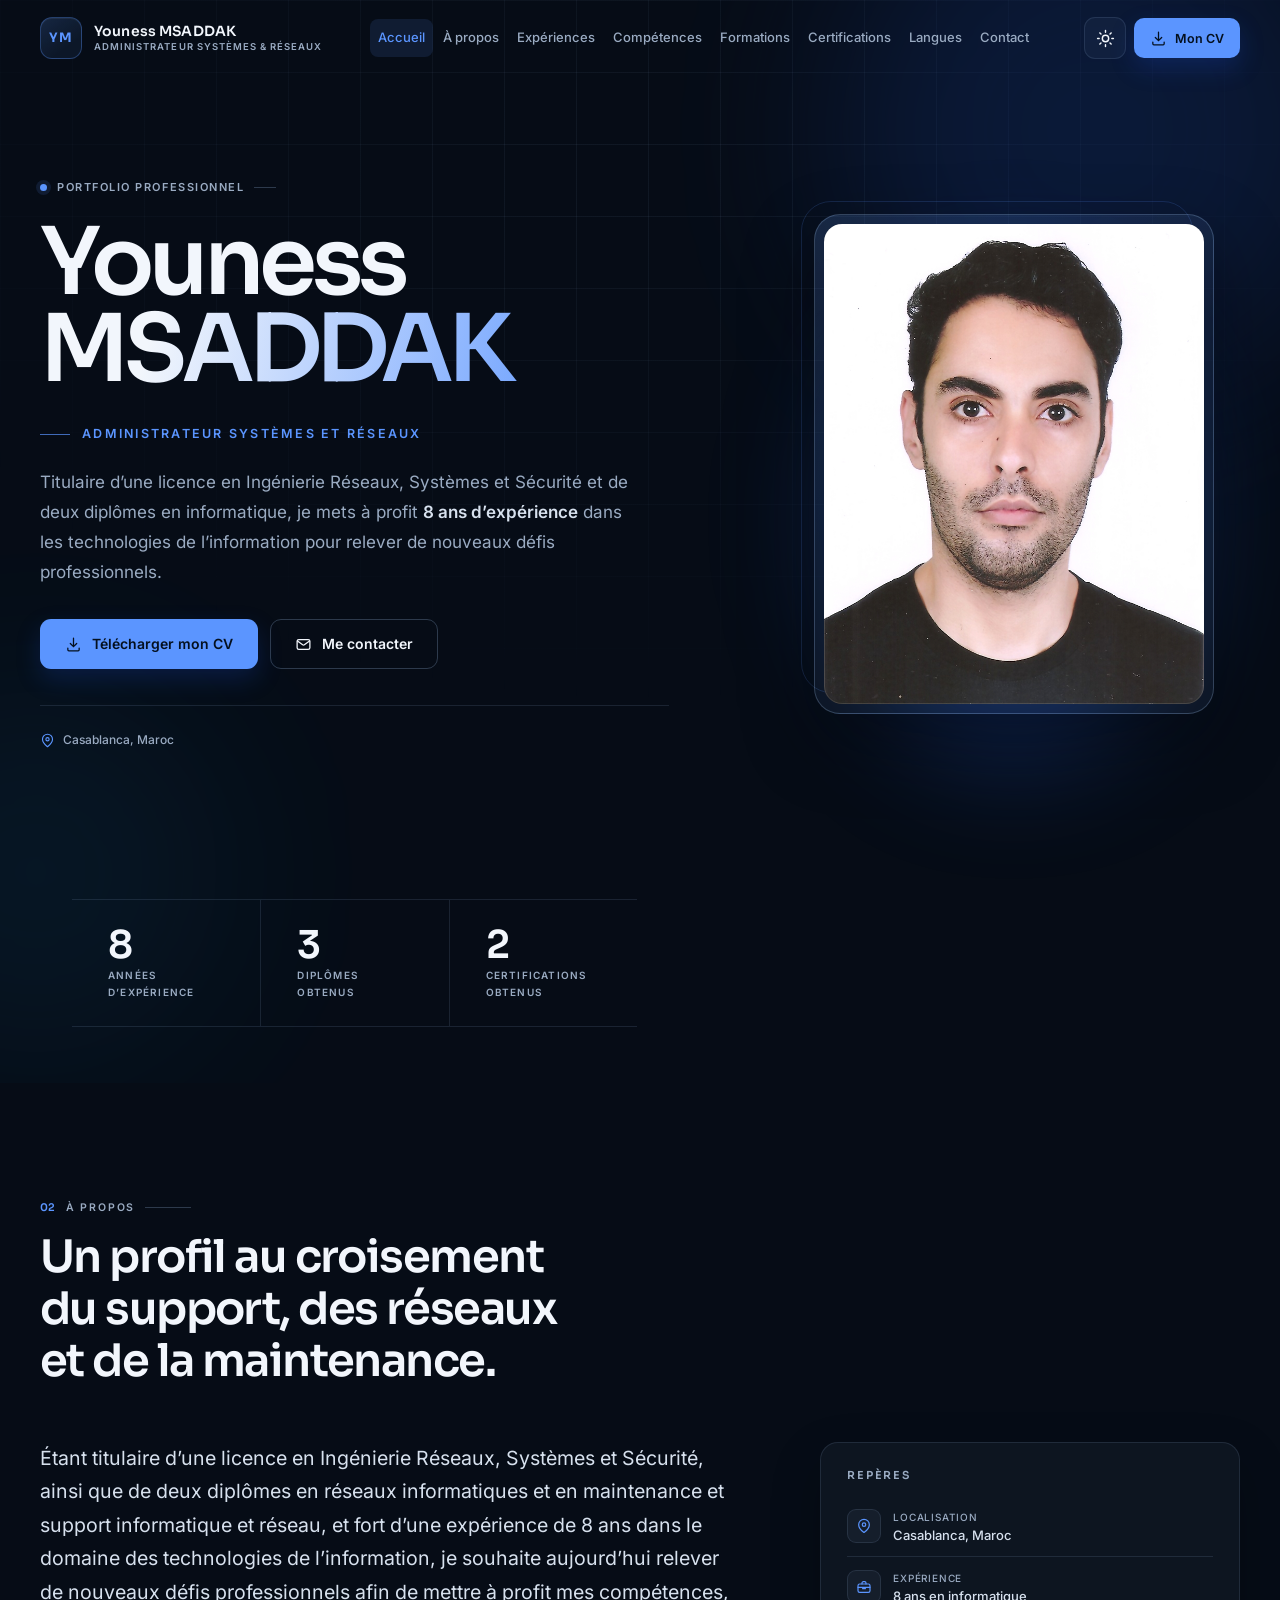
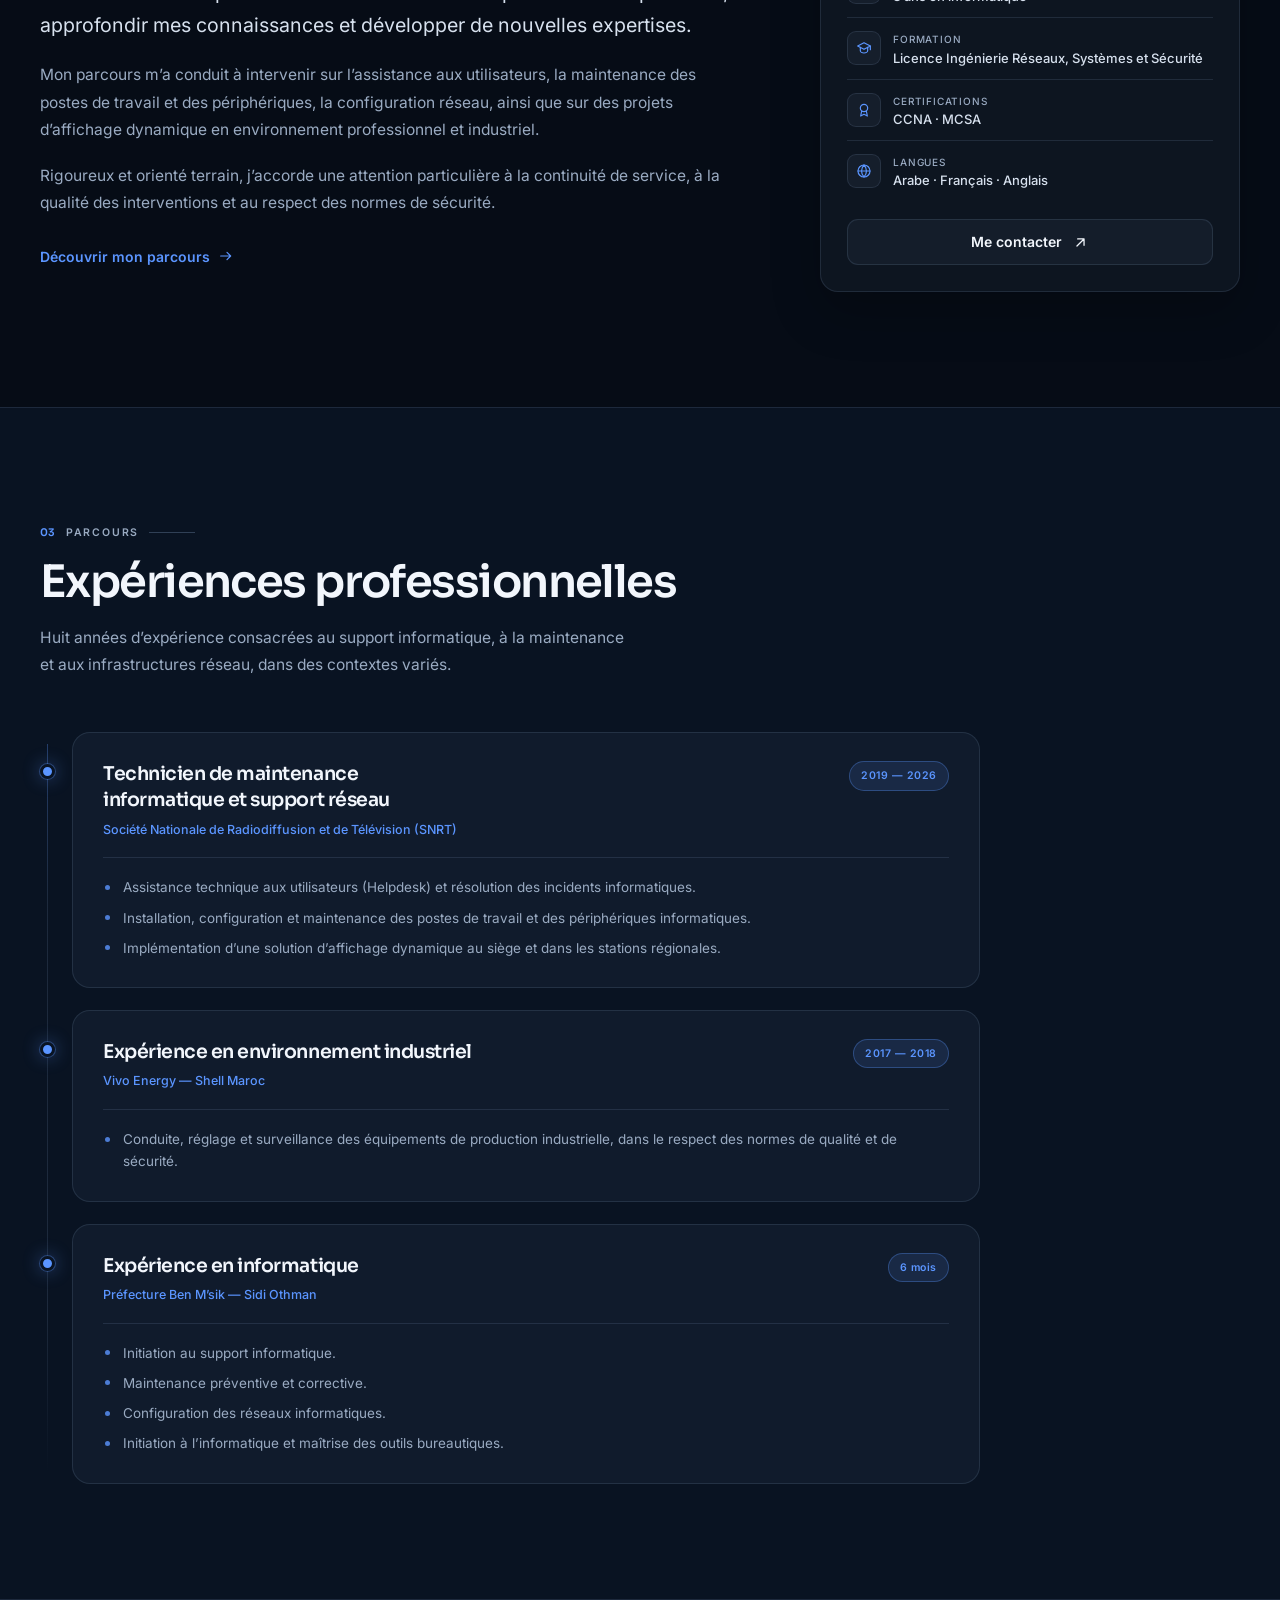
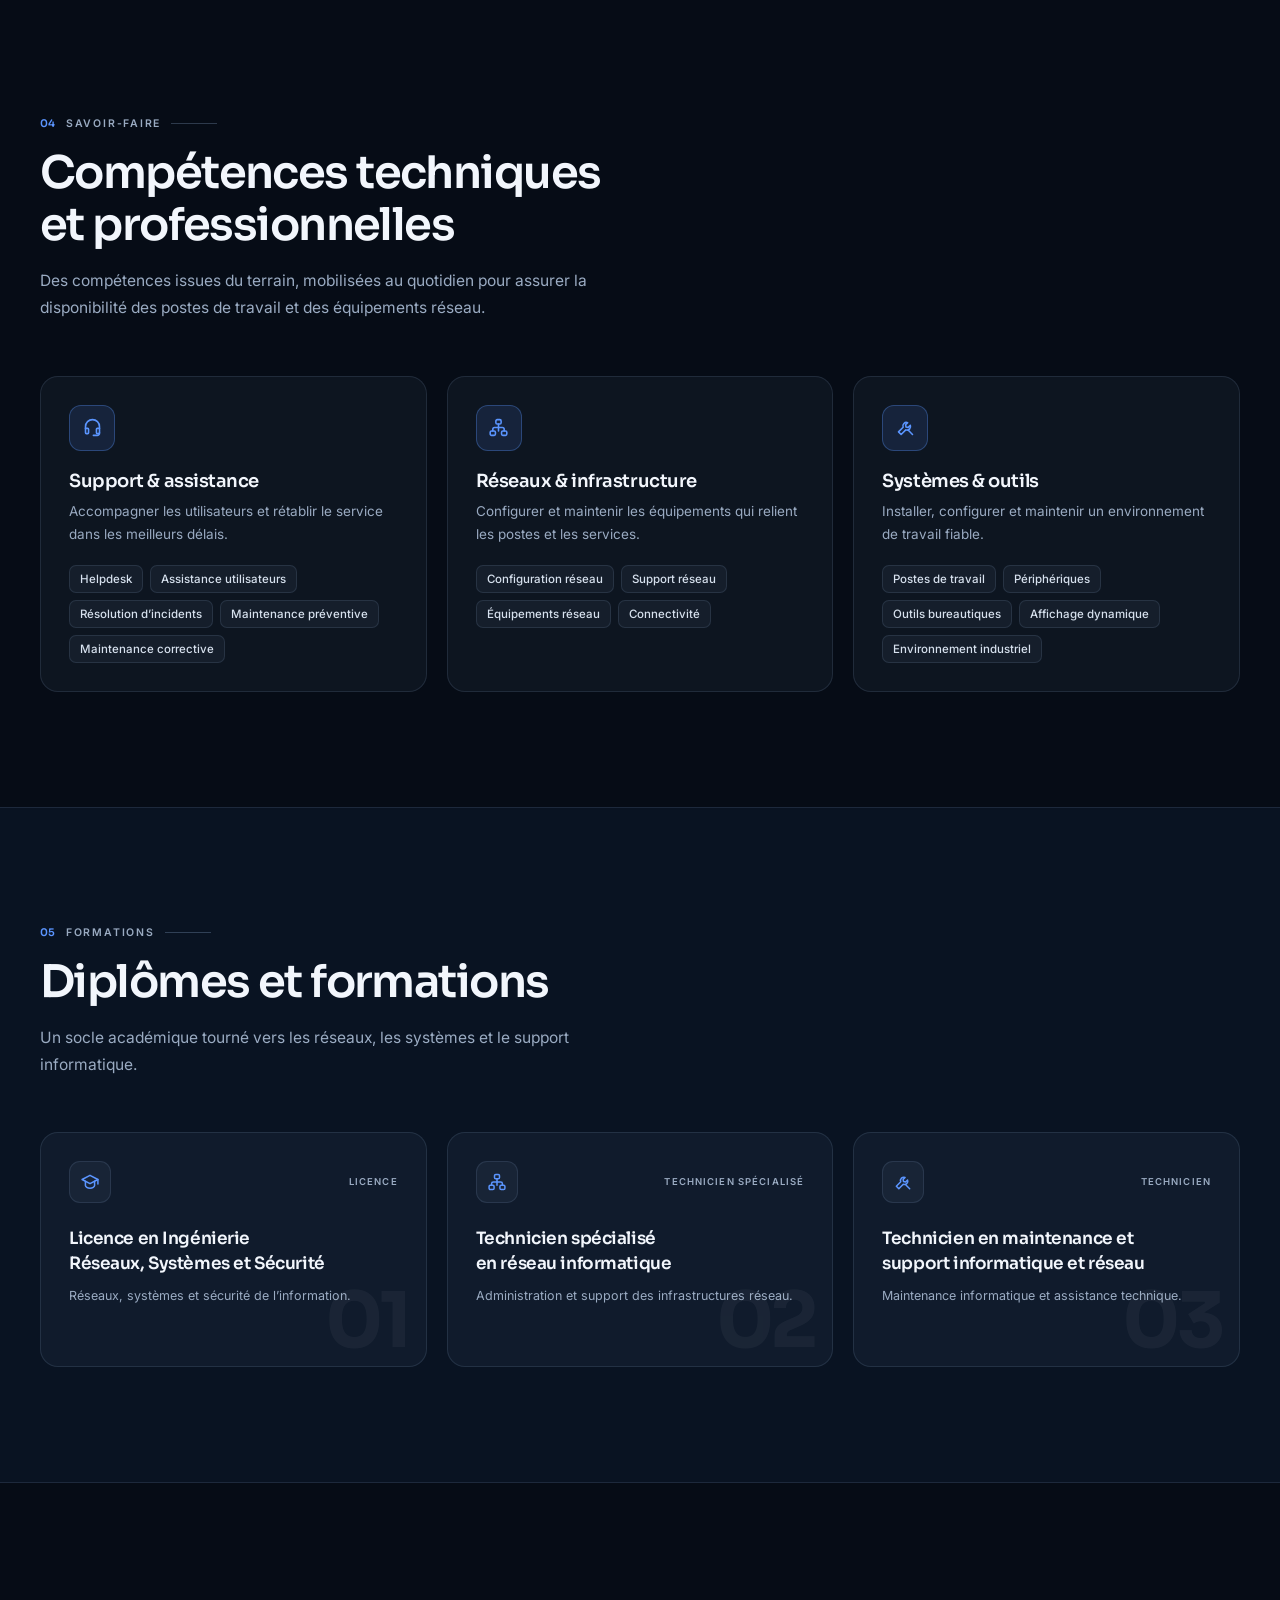
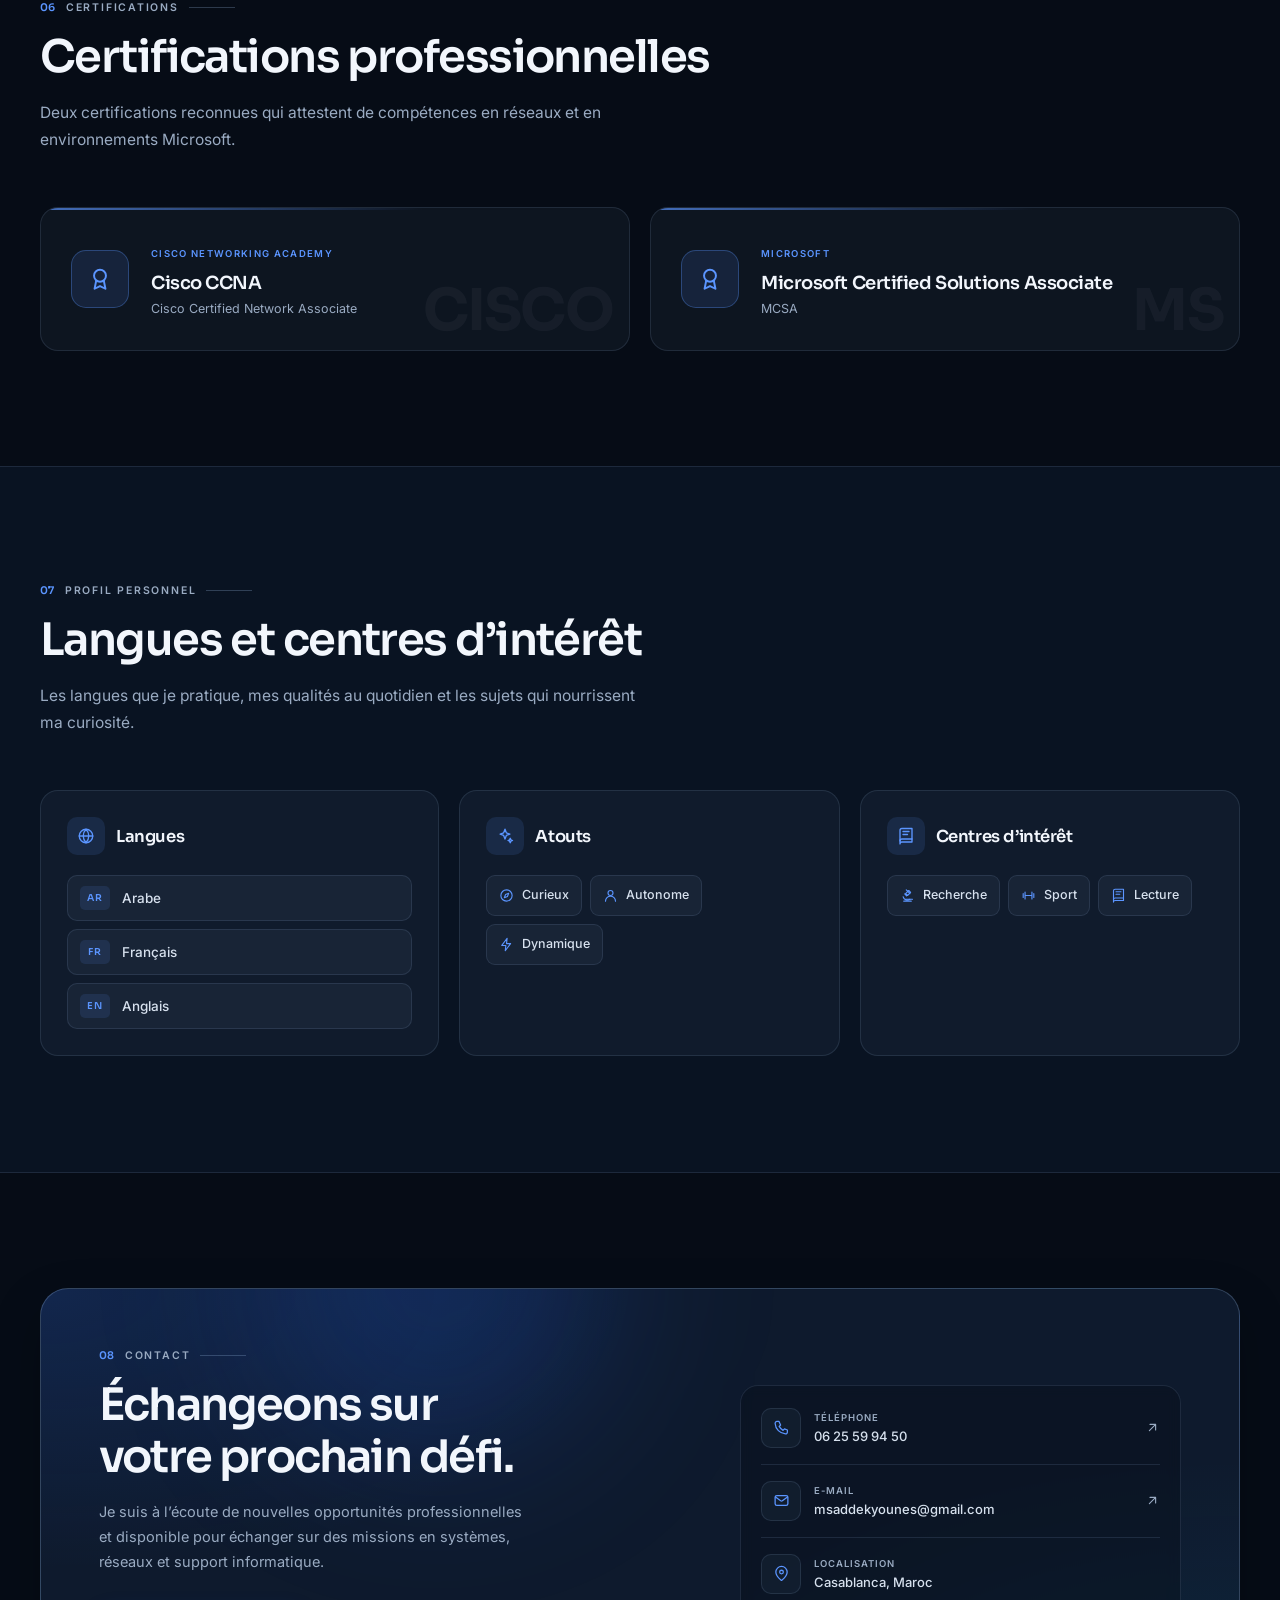
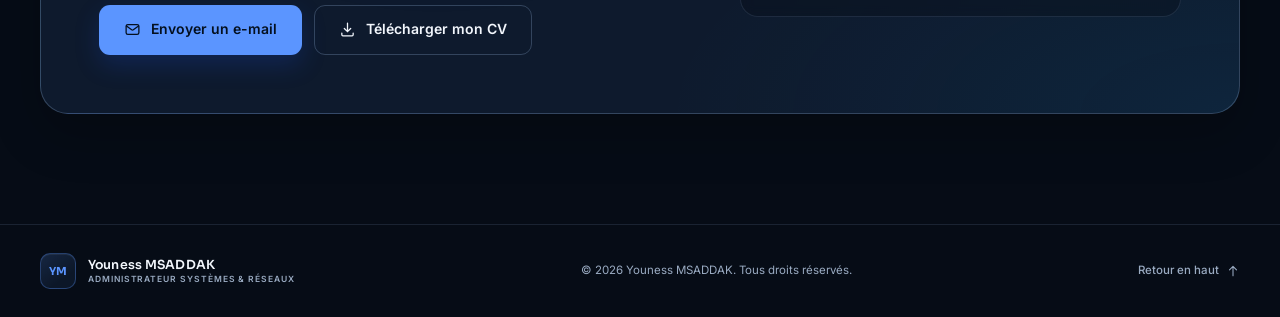
<file: index.html>
<!DOCTYPE html>
<html lang="fr" data-theme="dark">
<head>
  <meta charset="UTF-8">
  <meta name="viewport" content="width=device-width, initial-scale=1">

  <title>Youness MSADDAK — Administrateur Systèmes et Réseaux | Casablanca</title>
  <meta name="description" content="CV numérique de Youness MSADDAK, administrateur systèmes et réseaux à Casablanca. 8 ans d’expérience en support informatique, maintenance et réseaux. Découvrez son parcours et téléchargez son CV.">
  <meta name="author" content="Youness MSADDAK">
  <meta name="robots" content="index, follow">
  <meta name="theme-color" content="#060c16" id="metaThemeColor">

  <meta property="og:type" content="profile">
  <meta property="og:locale" content="fr_FR">
  <meta property="og:site_name" content="Youness MSADDAK">
  <meta property="og:title" content="Youness MSADDAK — Administrateur Systèmes et Réseaux">
  <meta property="og:description" content="8 ans d’expérience en informatique, support et réseaux. Découvrez le parcours de Youness MSADDAK, basé à Casablanca.">
  <meta property="og:image" content="assets/img/og-image.png">
  <meta property="og:image:width" content="1200">
  <meta property="og:image:height" content="630">
  <meta property="og:image:alt" content="Youness MSADDAK — Administrateur Systèmes et Réseaux">
  <meta property="profile:first_name" content="Youness">
  <meta property="profile:last_name" content="MSADDAK">
  <meta name="twitter:card" content="summary_large_image">
  <meta name="twitter:title" content="Youness MSADDAK — Administrateur Systèmes et Réseaux">
  <meta name="twitter:description" content="8 ans d’expérience en informatique, support et réseaux. Basé à Casablanca.">
  <meta name="twitter:image" content="assets/img/og-image.png">

  <link rel="icon" href="favicon.svg" type="image/svg+xml">
  <link rel="preload" href="assets/fonts/inter-latin.woff2" as="font" type="font/woff2" crossorigin>
  <link rel="preload" href="assets/fonts/sora-latin.woff2" as="font" type="font/woff2" crossorigin>
  <link rel="stylesheet" href="assets/css/styles.css">

  <script>
    (function () {
      var root = document.documentElement;
      root.classList.add('js');
      var theme = 'dark';
      try { theme = localStorage.getItem('theme') || 'dark'; } catch (error) {}
      root.setAttribute('data-theme', theme === 'light' ? 'light' : 'dark');
    })();
  </script>

  <script type="application/ld+json">
  {
    "@context": "https://schema.org",
    "@type": "Person",
    "name": "Youness MSADDAK",
    "jobTitle": "Administrateur Systèmes et Réseaux",
    "description": "Administrateur systèmes et réseaux avec 8 ans d’expérience dans les technologies de l’information, le support informatique et les réseaux.",
    "email": "mailto:msaddekyounes@gmail.com",
    "telephone": "+212625599450",
    "address": {
      "@type": "PostalAddress",
      "addressLocality": "Casablanca",
      "addressCountry": "MA"
    },
    "knowsLanguage": ["ar", "fr", "en"],
    "knowsAbout": [
      "Administration systèmes et réseaux",
      "Support informatique",
      "Maintenance informatique",
      "Réseaux informatiques",
      "Sécurité des réseaux"
    ],
    "hasCredential": [
      {
        "@type": "EducationalOccupationalCredential",
        "credentialCategory": "certification",
        "name": "Cisco CCNA",
        "recognizedBy": { "@type": "Organization", "name": "Cisco Networking Academy" }
      },
      {
        "@type": "EducationalOccupationalCredential",
        "credentialCategory": "certification",
        "name": "Microsoft Certified Solutions Associate (MCSA)",
        "recognizedBy": { "@type": "Organization", "name": "Microsoft" }
      }
    ]
  }
  </script>
</head>
<body>
  <a class="skip-link" href="#main">Aller au contenu principal</a>

  <!-- Icônes réutilisables -->
  <svg class="svg-sprite" xmlns="http://www.w3.org/2000/svg" aria-hidden="true" focusable="false">
    <symbol id="i-mail" viewBox="0 0 24 24" fill="none" stroke="currentColor" stroke-width="1.8" stroke-linecap="round" stroke-linejoin="round">
      <rect x="3" y="5" width="18" height="14" rx="2.5"/><path d="m3.5 7 7.3 5.4a2 2 0 0 0 2.4 0L20.5 7"/>
    </symbol>
    <symbol id="i-phone" viewBox="0 0 24 24" fill="none" stroke="currentColor" stroke-width="1.8" stroke-linecap="round" stroke-linejoin="round">
      <path d="M8.5 3.5h-3A2.5 2.5 0 0 0 3 6.3c.4 7.7 6.9 14.2 14.6 14.7a2.5 2.5 0 0 0 2.7-2.5v-3l-4.1-1.5-2 2a15.3 15.3 0 0 1-5.5-5.5l2-2Z"/>
    </symbol>
    <symbol id="i-pin" viewBox="0 0 24 24" fill="none" stroke="currentColor" stroke-width="1.8" stroke-linecap="round" stroke-linejoin="round">
      <path d="M20 10c0 5.2-6.1 10.4-7.5 11.5a.8.8 0 0 1-1 0C10.1 20.4 4 15.2 4 10a8 8 0 1 1 16 0Z"/><circle cx="12" cy="10" r="2.6"/>
    </symbol>
    <symbol id="i-download" viewBox="0 0 24 24" fill="none" stroke="currentColor" stroke-width="1.8" stroke-linecap="round" stroke-linejoin="round">
      <path d="M12 3v12m0 0 4.5-4.5M12 15l-4.5-4.5"/><path d="M4 17v2.5A1.5 1.5 0 0 0 5.5 21h13a1.5 1.5 0 0 0 1.5-1.5V17"/>
    </symbol>
    <symbol id="i-arrow-right" viewBox="0 0 24 24" fill="none" stroke="currentColor" stroke-width="1.8" stroke-linecap="round" stroke-linejoin="round">
      <path d="M4 12h15m0 0-5.5-5.5M19 12l-5.5 5.5"/>
    </symbol>
    <symbol id="i-arrow-up-right" viewBox="0 0 24 24" fill="none" stroke="currentColor" stroke-width="1.8" stroke-linecap="round" stroke-linejoin="round">
      <path d="M7 17 17 7M8 7h9v9"/>
    </symbol>
    <symbol id="i-arrow-up" viewBox="0 0 24 24" fill="none" stroke="currentColor" stroke-width="1.8" stroke-linecap="round" stroke-linejoin="round">
      <path d="M12 20V4m0 0-6 6m6-6 6 6"/>
    </symbol>
    <symbol id="i-sun" viewBox="0 0 24 24" fill="none" stroke="currentColor" stroke-width="1.8" stroke-linecap="round" stroke-linejoin="round">
      <circle cx="12" cy="12" r="4"/><path d="M12 2v2M12 20v2M4.9 4.9l1.4 1.4M17.7 17.7l1.4 1.4M2 12h2M20 12h2M4.9 19.1l1.4-1.4M17.7 6.3l1.4-1.4"/>
    </symbol>
    <symbol id="i-moon" viewBox="0 0 24 24" fill="none" stroke="currentColor" stroke-width="1.8" stroke-linecap="round" stroke-linejoin="round">
      <path d="M20.5 14.6A8.5 8.5 0 0 1 9.4 3.5a8.5 8.5 0 1 0 11.1 11.1Z"/>
    </symbol>
    <symbol id="i-menu" viewBox="0 0 24 24" fill="none" stroke="currentColor" stroke-width="1.8" stroke-linecap="round">
      <path d="M4 7h16M4 12h16M4 17h16"/>
    </symbol>
    <symbol id="i-close" viewBox="0 0 24 24" fill="none" stroke="currentColor" stroke-width="1.8" stroke-linecap="round">
      <path d="m6 6 12 12M18 6 6 18"/>
    </symbol>
    <symbol id="i-briefcase" viewBox="0 0 24 24" fill="none" stroke="currentColor" stroke-width="1.8" stroke-linecap="round" stroke-linejoin="round">
      <rect x="3" y="7.5" width="18" height="12.5" rx="2.5"/><path d="M9 7.5V6a2 2 0 0 1 2-2h2a2 2 0 0 1 2 2v1.5M3 12.5h18M10 12.5v2h4v-2"/>
    </symbol>
    <symbol id="i-graduation" viewBox="0 0 24 24" fill="none" stroke="currentColor" stroke-width="1.8" stroke-linecap="round" stroke-linejoin="round">
      <path d="m2.5 9 9.5-5 9.5 5-9.5 5-9.5-5Z"/><path d="M6.5 11v5.2c0 1.6 2.5 3.3 5.5 3.3s5.5-1.7 5.5-3.3V11M21.5 9v5.5"/>
    </symbol>
    <symbol id="i-award" viewBox="0 0 24 24" fill="none" stroke="currentColor" stroke-width="1.8" stroke-linecap="round" stroke-linejoin="round">
      <circle cx="12" cy="9" r="5.5"/><path d="M8.5 13.5 7 21l5-2.5 5 2.5-1.5-7.5"/>
    </symbol>
    <symbol id="i-headset" viewBox="0 0 24 24" fill="none" stroke="currentColor" stroke-width="1.8" stroke-linecap="round" stroke-linejoin="round">
      <path d="M4 13v-2a8 8 0 0 1 16 0v2"/><path d="M4 13h2.5a1 1 0 0 1 1 1v4a1 1 0 0 1-1 1H5a1 1 0 0 1-1-1v-5ZM20 13h-2.5a1 1 0 0 0-1 1v4a1 1 0 0 0 1 1H19a1 1 0 0 0 1-1v-5Z"/><path d="M20 18v.5a2.5 2.5 0 0 1-2.5 2.5H13"/>
    </symbol>
    <symbol id="i-network" viewBox="0 0 24 24" fill="none" stroke="currentColor" stroke-width="1.8" stroke-linecap="round" stroke-linejoin="round">
      <rect x="9" y="3" width="6" height="5" rx="1.5"/><rect x="2.5" y="16" width="6" height="5" rx="1.5"/><rect x="15.5" y="16" width="6" height="5" rx="1.5"/><path d="M12 8v4M5.5 16v-2a2 2 0 0 1 2-2h9a2 2 0 0 1 2 2v2M12 12v4"/>
    </symbol>
    <symbol id="i-tools" viewBox="0 0 24 24" fill="none" stroke="currentColor" stroke-width="1.8" stroke-linecap="round" stroke-linejoin="round">
      <path d="M14.5 6.5a4 4 0 0 0-5.2 5.2L4 17l3 3 5.3-5.3a4 4 0 0 0 5.2-5.2l-2.4 2.4-2.5-.5-.5-2.5 2.4-2.4Z"/><path d="m15.5 15.5 4.5 4.5"/>
    </symbol>
    <symbol id="i-globe" viewBox="0 0 24 24" fill="none" stroke="currentColor" stroke-width="1.8" stroke-linecap="round" stroke-linejoin="round">
      <circle cx="12" cy="12" r="9"/><path d="M3 12h18M12 3c2.4 2.5 3.7 5.6 3.7 9S14.4 18.5 12 21c-2.4-2.5-3.7-5.6-3.7-9S9.6 5.5 12 3Z"/>
    </symbol>
    <symbol id="i-sparkles" viewBox="0 0 24 24" fill="none" stroke="currentColor" stroke-width="1.8" stroke-linecap="round" stroke-linejoin="round">
      <path d="m12 3 1.8 4.7L18.5 9.5l-4.7 1.8L12 16l-1.8-4.7L5.5 9.5l4.7-1.8L12 3ZM19 15l.9 2.1L22 18l-2.1.9L19 21l-.9-2.1L16 18l2.1-.9L19 15Z"/>
    </symbol>
    <symbol id="i-compass" viewBox="0 0 24 24" fill="none" stroke="currentColor" stroke-width="1.8" stroke-linecap="round" stroke-linejoin="round">
      <circle cx="12" cy="12" r="9"/><path d="m15.5 8.5-2 5-5 2 2-5 5-2Z"/>
    </symbol>
    <symbol id="i-user" viewBox="0 0 24 24" fill="none" stroke="currentColor" stroke-width="1.8" stroke-linecap="round" stroke-linejoin="round">
      <circle cx="12" cy="8" r="4"/><path d="M4 21a8 8 0 0 1 16 0"/>
    </symbol>
    <symbol id="i-bolt" viewBox="0 0 24 24" fill="none" stroke="currentColor" stroke-width="1.8" stroke-linecap="round" stroke-linejoin="round">
      <path d="M13 2 4.5 13.5H11L10 22l8.5-11.5H12L13 2Z"/>
    </symbol>
    <symbol id="i-microscope" viewBox="0 0 24 24" fill="none" stroke="currentColor" stroke-width="1.8" stroke-linecap="round" stroke-linejoin="round">
      <path d="M9 18h11M6 21h12"/><path d="m10 3 6 6M7.5 9.5l3 3M5 14a7 7 0 0 0 11 4M14 4l3 3-5 5-3-3 5-5Z"/>
    </symbol>
    <symbol id="i-dumbbell" viewBox="0 0 24 24" fill="none" stroke="currentColor" stroke-width="1.8" stroke-linecap="round" stroke-linejoin="round">
      <path d="M6.5 6.5v11M3.5 9v6M17.5 6.5v11M20.5 9v6M6.5 12h11"/>
    </symbol>
    <symbol id="i-book" viewBox="0 0 24 24" fill="none" stroke="currentColor" stroke-width="1.8" stroke-linecap="round" stroke-linejoin="round">
      <path d="M4 4.5A2.5 2.5 0 0 1 6.5 2H20v18H6.5A2.5 2.5 0 0 0 4 22.5V4.5Z"/><path d="M4 18.5A2.5 2.5 0 0 1 6.5 16H20M8 6h8M8 10h6"/>
    </symbol>
    <symbol id="i-check" viewBox="0 0 24 24" fill="none" stroke="currentColor" stroke-width="2" stroke-linecap="round" stroke-linejoin="round">
      <path d="m5 12.5 4.5 4.5L19 7.5"/>
    </symbol>
    <symbol id="i-copy" viewBox="0 0 24 24" fill="none" stroke="currentColor" stroke-width="1.8" stroke-linecap="round" stroke-linejoin="round">
      <rect x="8" y="8" width="12" height="12" rx="2.5"/><path d="M16 8V6a2 2 0 0 0-2-2H6a2 2 0 0 0-2 2v8a2 2 0 0 0 2 2h2"/>
    </symbol>
  </svg>

  <header class="site-header" id="siteHeader">
    <div class="container header__inner">
      <a class="brand" href="#accueil">
        <span class="brand__mark" aria-hidden="true">YM</span>
        <span class="brand__text">
          <strong>Youness MSADDAK</strong>
          <span>Administrateur Systèmes &amp; Réseaux</span>
        </span>
      </a>

      <nav class="nav" id="primaryNav" aria-label="Navigation principale">
        <ul class="nav__list">
          <li><a class="nav__link is-active" href="#accueil">Accueil</a></li>
          <li><a class="nav__link" href="#a-propos">À propos</a></li>
          <li><a class="nav__link" href="#experiences">Expériences</a></li>
          <li><a class="nav__link" href="#competences">Compétences</a></li>
          <li><a class="nav__link" href="#formations">Formations</a></li>
          <li><a class="nav__link" href="#certifications">Certifications</a></li>
          <li><a class="nav__link" href="#langues">Langues</a></li>
          <li><a class="nav__link" href="#contact">Contact</a></li>
        </ul>
        <a class="btn btn--primary nav__mobile-cta" href="assets/cv/CV-Youness-MSADDAK.pdf" download="CV-Youness-MSADDAK.pdf">
          <svg class="icon" aria-hidden="true"><use href="#i-download"></use></svg>
          Télécharger mon CV
        </a>
      </nav>

      <div class="header__actions">
        <button class="icon-btn theme-toggle" id="themeToggle" type="button" aria-label="Passer au thème clair" title="Changer de thème">
          <svg class="icon theme-toggle__sun" aria-hidden="true"><use href="#i-sun"></use></svg>
          <svg class="icon theme-toggle__moon" aria-hidden="true"><use href="#i-moon"></use></svg>
        </button>
        <a class="btn btn--primary btn--small header__cta" href="assets/cv/CV-Youness-MSADDAK.pdf" download="CV-Youness-MSADDAK.pdf">
          <svg class="icon" aria-hidden="true"><use href="#i-download"></use></svg>
          Mon CV
        </a>
        <button class="icon-btn menu-toggle" id="menuToggle" type="button" aria-controls="primaryNav" aria-expanded="false" aria-label="Ouvrir le menu">
          <svg class="icon menu-toggle__open" aria-hidden="true"><use href="#i-menu"></use></svg>
          <svg class="icon menu-toggle__close" aria-hidden="true"><use href="#i-close"></use></svg>
        </button>
      </div>
    </div>
  </header>
  <div class="nav-scrim" id="navScrim" hidden></div>

  <main id="main" tabindex="-1">
    <!-- 01 — Accueil -->
    <section class="hero" id="accueil" aria-labelledby="heroTitle">
      <div class="hero__backdrop" aria-hidden="true">
        <div class="hero__grid"></div>
        <div class="hero__orb hero__orb--one"></div>
        <div class="hero__orb hero__orb--two"></div>
      </div>

      <div class="container hero__inner">
        <div class="hero__content">
          <p class="hero__eyebrow">
            <span class="status-dot" aria-hidden="true"></span>
            Portfolio professionnel
            <span class="hero__eyebrow-sep" aria-hidden="true"></span>
          </p>

          <h1 class="hero__title" id="heroTitle">
            <span class="hero__first">Youness</span>
            <span class="hero__last">MSADDAK</span>
          </h1>

          <p class="hero__role">Administrateur Systèmes et Réseaux</p>

          <p class="hero__lead">
            Titulaire d’une licence en Ingénierie Réseaux, Systèmes et Sécurité et de deux diplômes
            en informatique, je mets à profit <strong>8 ans d’expérience</strong> dans les technologies
            de l’information pour relever de nouveaux défis professionnels.
          </p>

          <div class="hero__actions">
            <a class="btn btn--primary btn--lg" href="assets/cv/CV-Youness-MSADDAK.pdf" download="CV-Youness-MSADDAK.pdf">
              <svg class="icon" aria-hidden="true"><use href="#i-download"></use></svg>
              Télécharger mon CV
            </a>
            <a class="btn btn--ghost btn--lg" href="#contact">
              <svg class="icon" aria-hidden="true"><use href="#i-mail"></use></svg>
              Me contacter
            </a>
          </div>

          <ul class="hero__meta" aria-label="Informations clés">
            <li>
              <svg class="icon" aria-hidden="true"><use href="#i-pin"></use></svg>
              Casablanca, Maroc
            </li>
          </ul>
        </div>

        <div class="hero__visual">
          <div class="portrait">
            <div class="portrait__glow" aria-hidden="true"></div>
            <div class="portrait__frame">
              <div class="portrait__fallback" aria-hidden="true">
                <span class="portrait__monogram">YM</span>
                <span class="portrait__label">Administrateur<br>Systèmes &amp; Réseaux</span>
              </div>
              <img
                class="portrait__img"
                id="portraitImg"
                src="assets/img/photo-professionnelle.jpg"
                alt="Portrait professionnel de Youness MSADDAK"
                width="800"
                height="1000"
                fetchpriority="high"
                decoding="async">
              <span class="portrait__shine" aria-hidden="true"></span>
            
          </div>
        </div>
      </div>

      <div class="container">
        <dl class="stats reveal">
          <div class="stat">
            <dt>Années d’expérience</dt>
            <dd><strong>8</strong><span></span></dd>
          </div>
          <div class="stat">
            <dt>Diplômes obtenus</dt>
            <dd><strong>3</strong><span></span></dd>
          </div>
          <div class="stat">
            <dt>Certifications obtenus             </dt>
            <dd><strong>2</strong><span></span></dd>
          </div>
        </dl>
      </div>
    </section>

    <!-- 02 — À propos -->
    <section class="section" id="a-propos" aria-labelledby="aboutTitle">
      <div class="container">
        <header class="section-head reveal">
          <p class="eyebrow"><span class="eyebrow__index">02</span>À propos</p>
          <h2 id="aboutTitle">Un profil au croisement du support, des réseaux et de la maintenance.</h2>
        </header>

        <div class="about">
          <div class="about__body reveal">
            <p class="about__lead">
              Étant titulaire d’une licence en Ingénierie Réseaux, Systèmes et Sécurité, ainsi que de
              deux diplômes en réseaux informatiques et en maintenance et support informatique et
              réseau, et fort d’une expérience de 8 ans dans le domaine des technologies de
              l’information, je souhaite aujourd’hui relever de nouveaux défis professionnels afin de
              mettre à profit mes compétences, approfondir mes connaissances et développer de
              nouvelles expertises.
            </p>
            <p>
              Mon parcours m’a conduit à intervenir sur l’assistance aux utilisateurs, la maintenance
              des postes de travail et des périphériques, la configuration réseau, ainsi que sur des
              projets d’affichage dynamique en environnement professionnel et industriel.
            </p>
            <p>
              Rigoureux et orienté terrain, j’accorde une attention particulière à la continuité de
              service, à la qualité des interventions et au respect des normes de sécurité.
            </p>

            <a class="text-link" href="#experiences">
              Découvrir mon parcours
              <svg class="icon" aria-hidden="true"><use href="#i-arrow-right"></use></svg>
            </a>
          </div>

          <aside class="facts-card reveal" aria-label="Repères professionnels">
            <h3>Repères</h3>
            <ul class="facts-list">
              <li>
                <span class="facts-list__icon" aria-hidden="true"><svg class="icon"><use href="#i-pin"></use></svg></span>
                <span><small>Localisation</small><strong>Casablanca, Maroc</strong></span>
              </li>
              <li>
                <span class="facts-list__icon" aria-hidden="true"><svg class="icon"><use href="#i-briefcase"></use></svg></span>
                <span><small>Expérience</small><strong>8 ans en informatique</strong></span>
              </li>
              <li>
                <span class="facts-list__icon" aria-hidden="true"><svg class="icon"><use href="#i-graduation"></use></svg></span>
                <span><small>Formation</small><strong>Licence Ingénierie Réseaux, Systèmes et Sécurité</strong></span>
              </li>
              <li>
                <span class="facts-list__icon" aria-hidden="true"><svg class="icon"><use href="#i-award"></use></svg></span>
                <span><small>Certifications</small><strong>CCNA · MCSA</strong></span>
              </li>
              <li>
                <span class="facts-list__icon" aria-hidden="true"><svg class="icon"><use href="#i-globe"></use></svg></span>
                <span><small>Langues</small><strong>Arabe · Français · Anglais</strong></span>
              </li>
            </ul>
            <a class="btn btn--subtle facts-card__cta" href="#contact">
              Me contacter
              <svg class="icon" aria-hidden="true"><use href="#i-arrow-up-right"></use></svg>
            </a>
          </aside>
        </div>
      </div>
    </section>

    <!-- 03 — Expériences -->
    <section class="section section--alt" id="experiences" aria-labelledby="experienceTitle">
      <div class="container">
        <header class="section-head reveal">
          <p class="eyebrow"><span class="eyebrow__index">03</span>Parcours</p>
          <h2 id="experienceTitle">Expériences professionnelles</h2>
          <p class="section-head__text">
            Huit années d’expérience consacrées au support informatique, à la maintenance et aux
            infrastructures réseau, dans des contextes variés.
          </p>
        </header>

        <ol class="timeline">
          <li class="timeline__item reveal">
            <span class="timeline__dot" aria-hidden="true"></span>
            <article class="timeline__card">
              <div class="timeline__top">
                <div>
                  <h3>Technicien de maintenance informatique et support réseau</h3>
                  <p class="timeline__company">Société Nationale de Radiodiffusion et de Télévision (SNRT)</p>
                </div>
                <span class="period">2019 — 2026</span>
              </div>
              <ul class="mission-list">
                <li>Assistance technique aux utilisateurs (Helpdesk) et résolution des incidents informatiques.</li>
                <li>Installation, configuration et maintenance des postes de travail et des périphériques informatiques.</li>
                <li>Implémentation d’une solution d’affichage dynamique au siège et dans les stations régionales.</li>
              </ul>
            </article>
          </li>

          <li class="timeline__item reveal">
            <span class="timeline__dot" aria-hidden="true"></span>
            <article class="timeline__card">
              <div class="timeline__top">
                <div>
                  <h3>Expérience en environnement industriel</h3>
                  <p class="timeline__company">Vivo Energy — Shell Maroc</p>
                </div>
                <span class="period">2017 — 2018</span>
              </div>
              <ul class="mission-list">
                <li>Conduite, réglage et surveillance des équipements de production industrielle, dans le respect des normes de qualité et de sécurité.</li>
              </ul>
            </article>
          </li>

          <li class="timeline__item reveal">
            <span class="timeline__dot" aria-hidden="true"></span>
            <article class="timeline__card">
              <div class="timeline__top">
                <div>
                  <h3>Expérience en informatique</h3>
                  <p class="timeline__company">Préfecture Ben M’sik — Sidi Othman</p>
                </div>
                <span class="period">6 mois</span>
              </div>
              <ul class="mission-list">
                <li>Initiation au support informatique.</li>
                <li>Maintenance préventive et corrective.</li>
                <li>Configuration des réseaux informatiques.</li>
                <li>Initiation à l’informatique et maîtrise des outils bureautiques.</li>
              </ul>
            </article>
          </li>
        </ol>
      </div>
    </section>

    <!-- 04 — Compétences -->
    <section class="section" id="competences" aria-labelledby="skillsTitle">
      <div class="container">
        <header class="section-head reveal">
          <p class="eyebrow"><span class="eyebrow__index">04</span>Savoir-faire</p>
          <h2 id="skillsTitle">Compétences techniques et professionnelles</h2>
          <p class="section-head__text">
            Des compétences issues du terrain, mobilisées au quotidien pour assurer la disponibilité
            des postes de travail et des équipements réseau.
          </p>
        </header>

        <div class="skills-grid">
          <article class="skill-card reveal">
            <span class="skill-card__icon" aria-hidden="true"><svg class="icon"><use href="#i-headset"></use></svg></span>
            <h3>Support &amp; assistance</h3>
            <p>Accompagner les utilisateurs et rétablir le service dans les meilleurs délais.</p>
            <ul class="tags" aria-label="Compétences en support et assistance">
              <li>Helpdesk</li>
              <li>Assistance utilisateurs</li>
              <li>Résolution d’incidents</li>
              <li>Maintenance préventive</li>
              <li>Maintenance corrective</li>
            </ul>
          </article>

          <article class="skill-card reveal">
            <span class="skill-card__icon" aria-hidden="true"><svg class="icon"><use href="#i-network"></use></svg></span>
            <h3>Réseaux &amp; infrastructure</h3>
            <p>Configurer et maintenir les équipements qui relient les postes et les services.</p>
            <ul class="tags" aria-label="Compétences en réseaux et infrastructure">
              <li>Configuration réseau</li>
              <li>Support réseau</li>
              <li>Équipements réseau</li>
              <li>Connectivité</li>
            </ul>
          </article>

          <article class="skill-card reveal">
            <span class="skill-card__icon" aria-hidden="true"><svg class="icon"><use href="#i-tools"></use></svg></span>
            <h3>Systèmes &amp; outils</h3>
            <p>Installer, configurer et maintenir un environnement de travail fiable.</p>
            <ul class="tags" aria-label="Compétences systèmes et outils">
              <li>Postes de travail</li>
              <li>Périphériques</li>
              <li>Outils bureautiques</li>
              <li>Affichage dynamique</li>
              <li>Environnement industriel</li>
            </ul>
          </article>
        </div>

       
      </div>
    </section>

    <!-- 05 — Formations -->
    <section class="section section--alt" id="formations" aria-labelledby="educationTitle">
      <div class="container">
        <header class="section-head reveal">
          <p class="eyebrow"><span class="eyebrow__index">05</span>Formations</p>
          <h2 id="educationTitle">Diplômes et formations</h2>
          <p class="section-head__text">
            Un socle académique tourné vers les réseaux, les systèmes et le support informatique.
          </p>
        </header>

        <div class="education-grid">
          <article class="education-card reveal">
            <div class="education-card__top">
              <span class="education-card__icon" aria-hidden="true"><svg class="icon"><use href="#i-graduation"></use></svg></span>
              <span class="education-card__tag">Licence</span>
            </div>
            <h3>Licence en Ingénierie Réseaux, Systèmes et Sécurité</h3>
            <p>Réseaux, systèmes et sécurité de l’information.</p>
            <span class="education-card__line" aria-hidden="true"></span>
          </article>

          <article class="education-card reveal">
            <div class="education-card__top">
              <span class="education-card__icon" aria-hidden="true"><svg class="icon"><use href="#i-network"></use></svg></span>
              <span class="education-card__tag">Technicien spécialisé</span>
            </div>
            <h3>Technicien spécialisé en réseau informatique</h3>
            <p>Administration et support des infrastructures réseau.</p>
            <span class="education-card__line" aria-hidden="true"></span>
          </article>

          <article class="education-card reveal">
            <div class="education-card__top">
              <span class="education-card__icon" aria-hidden="true"><svg class="icon"><use href="#i-tools"></use></svg></span>
              <span class="education-card__tag">Technicien</span>
            </div>
            <h3>Technicien en maintenance et support informatique et réseau</h3>
            <p>Maintenance informatique et assistance technique.</p>
            <span class="education-card__line" aria-hidden="true"></span>
          </article>
        </div>
      </div>
    </section>

    <!-- 06 — Certifications -->
    <section class="section" id="certifications" aria-labelledby="certificationsTitle">
      <div class="container">
        <header class="section-head reveal">
          <p class="eyebrow"><span class="eyebrow__index">06</span>Certifications</p>
          <h2 id="certificationsTitle">Certifications professionnelles</h2>
          <p class="section-head__text">
            Deux certifications reconnues qui attestent de compétences en réseaux et en
            environnements Microsoft.
          </p>
        </header>

        <div class="certifications-grid">
          <article class="cert-card reveal">
            <span class="cert-card__badge" aria-hidden="true"><svg class="icon"><use href="#i-award"></use></svg></span>
            <div class="cert-card__body">
              <span class="cert-card__issuer">Cisco Networking Academy</span>
              <h3>Cisco CCNA</h3>
              <p>Cisco Certified Network Associate</p>
            </div>
            <span class="cert-card__mark" aria-hidden="true">CISCO</span>
          </article>

          <article class="cert-card reveal">
            <span class="cert-card__badge" aria-hidden="true"><svg class="icon"><use href="#i-award"></use></svg></span>
            <div class="cert-card__body">
              <span class="cert-card__issuer">Microsoft</span>
              <h3>Microsoft Certified Solutions Associate</h3>
              <p>MCSA</p>
            </div>
            <span class="cert-card__mark" aria-hidden="true">MS</span>
          </article>
        </div>
      </div>
    </section>

    <!-- 07 — Langues et profil -->
    <section class="section section--alt" id="langues" aria-labelledby="personalTitle">
      <div class="container">
        <header class="section-head reveal">
          <p class="eyebrow"><span class="eyebrow__index">07</span>Profil personnel</p>
          <h2 id="personalTitle">Langues et centres d’intérêt</h2>
          <p class="section-head__text">
            Les langues que je pratique, mes qualités au quotidien et les sujets qui nourrissent ma
            curiosité.
          </p>
        </header>

        <div class="personal-grid">
          <article class="panel panel--languages reveal">
            <div class="panel__head">
              <span class="panel__icon" aria-hidden="true"><svg class="icon"><use href="#i-globe"></use></svg></span>
              <h3>Langues</h3>
            </div>
            <ul class="language-list">
              <li><span class="language-list__code">AR</span><span>Arabe</span></li>
              <li><span class="language-list__code">FR</span><span>Français</span></li>
              <li><span class="language-list__code">EN</span><span>Anglais</span></li>
            </ul>
          </article>

          <article class="panel reveal">
            <div class="panel__head">
              <span class="panel__icon" aria-hidden="true"><svg class="icon"><use href="#i-sparkles"></use></svg></span>
              <h3>Atouts</h3>
            </div>
            <ul class="traits">
              <li><span aria-hidden="true"><svg class="icon"><use href="#i-compass"></use></svg></span>Curieux</li>
              <li><span aria-hidden="true"><svg class="icon"><use href="#i-user"></use></svg></span>Autonome</li>
              <li><span aria-hidden="true"><svg class="icon"><use href="#i-bolt"></use></svg></span>Dynamique</li>
            </ul>
          </article>

          <article class="panel reveal">
            <div class="panel__head">
              <span class="panel__icon" aria-hidden="true"><svg class="icon"><use href="#i-book"></use></svg></span>
              <h3>Centres d’intérêt</h3>
            </div>
            <ul class="interests">
              <li><span aria-hidden="true"><svg class="icon"><use href="#i-microscope"></use></svg></span>Recherche</li>
              <li><span aria-hidden="true"><svg class="icon"><use href="#i-dumbbell"></use></svg></span>Sport</li>
              <li><span aria-hidden="true"><svg class="icon"><use href="#i-book"></use></svg></span>Lecture</li>
            </ul>
          </article>
        </div>
      </div>
    </section>

    <!-- 08 — Contact -->
    <section class="section section--contact" id="contact" aria-labelledby="contactTitle">
      <div class="container">
        <div class="contact-card reveal">
          <div class="contact-card__content">
            <p class="eyebrow"><span class="eyebrow__index">08</span>Contact</p>
            <h2 id="contactTitle">Échangeons sur votre prochain défi.</h2>
            <p class="contact-card__lead">
              Je suis à l’écoute de nouvelles opportunités professionnelles et disponible pour
              échanger sur des missions en systèmes, réseaux et support informatique.
            </p>
            <div class="contact-card__actions">
              <a class="btn btn--primary btn--lg" href="mailto:msaddekyounes@gmail.com">
                <svg class="icon" aria-hidden="true"><use href="#i-mail"></use></svg>
                Envoyer un e-mail
              </a>
              <a class="btn btn--ghost btn--lg" href="assets/cv/CV-Youness-MSADDAK.pdf" download="CV-Youness-MSADDAK.pdf">
                <svg class="icon" aria-hidden="true"><use href="#i-download"></use></svg>
                Télécharger mon CV
              </a>
            </div>
          </div>

          <div class="contact-card__details">
            <a class="contact-row" href="tel:+212625599450">
              <span class="contact-row__icon" aria-hidden="true"><svg class="icon"><use href="#i-phone"></use></svg></span>
              <span class="contact-row__text">
                <small>Téléphone</small>
                <strong>06 25 59 94 50</strong>
              </span>
              <svg class="icon contact-row__arrow" aria-hidden="true"><use href="#i-arrow-up-right"></use></svg>
            </a>

            <a class="contact-row" href="mailto:msaddekyounes@gmail.com">
              <span class="contact-row__icon" aria-hidden="true"><svg class="icon"><use href="#i-mail"></use></svg></span>
              <span class="contact-row__text">
                <small>E-mail</small>
                <strong>msaddekyounes@gmail.com</strong>
              </span>
              <svg class="icon contact-row__arrow" aria-hidden="true"><use href="#i-arrow-up-right"></use></svg>
            </a>

            <div class="contact-row contact-row--static">
              <span class="contact-row__icon" aria-hidden="true"><svg class="icon"><use href="#i-pin"></use></svg></span>
              <span class="contact-row__text">
                <small>Localisation</small>
                <strong>Casablanca, Maroc</strong>
              </span>
            </div>
          </div>
        </div>
      </div>
    </section>
  </main>

  <footer class="site-footer">
    <div class="container footer__inner">
      <a class="brand brand--footer" href="#accueil">
        <span class="brand__mark" aria-hidden="true">YM</span>
        <span class="brand__text">
          <strong>Youness MSADDAK</strong>
          <span>Administrateur Systèmes &amp; Réseaux</span>
        </span>
      </a>
      <p class="footer__copy">© <span id="year">2026</span> Youness MSADDAK. Tous droits réservés.</p>
      <a class="footer__top" href="#accueil">
        Retour en haut
        <svg class="icon" aria-hidden="true"><use href="#i-arrow-up"></use></svg>
      </a>
    </div>
  </footer>

  <button class="back-to-top" id="backToTop" type="button" aria-label="Retour en haut de la page" title="Retour en haut">
    <svg class="icon" aria-hidden="true"><use href="#i-arrow-up"></use></svg>
  </button>

  <script src="assets/js/main.js" defer></script>
</body>
</html>
</file>
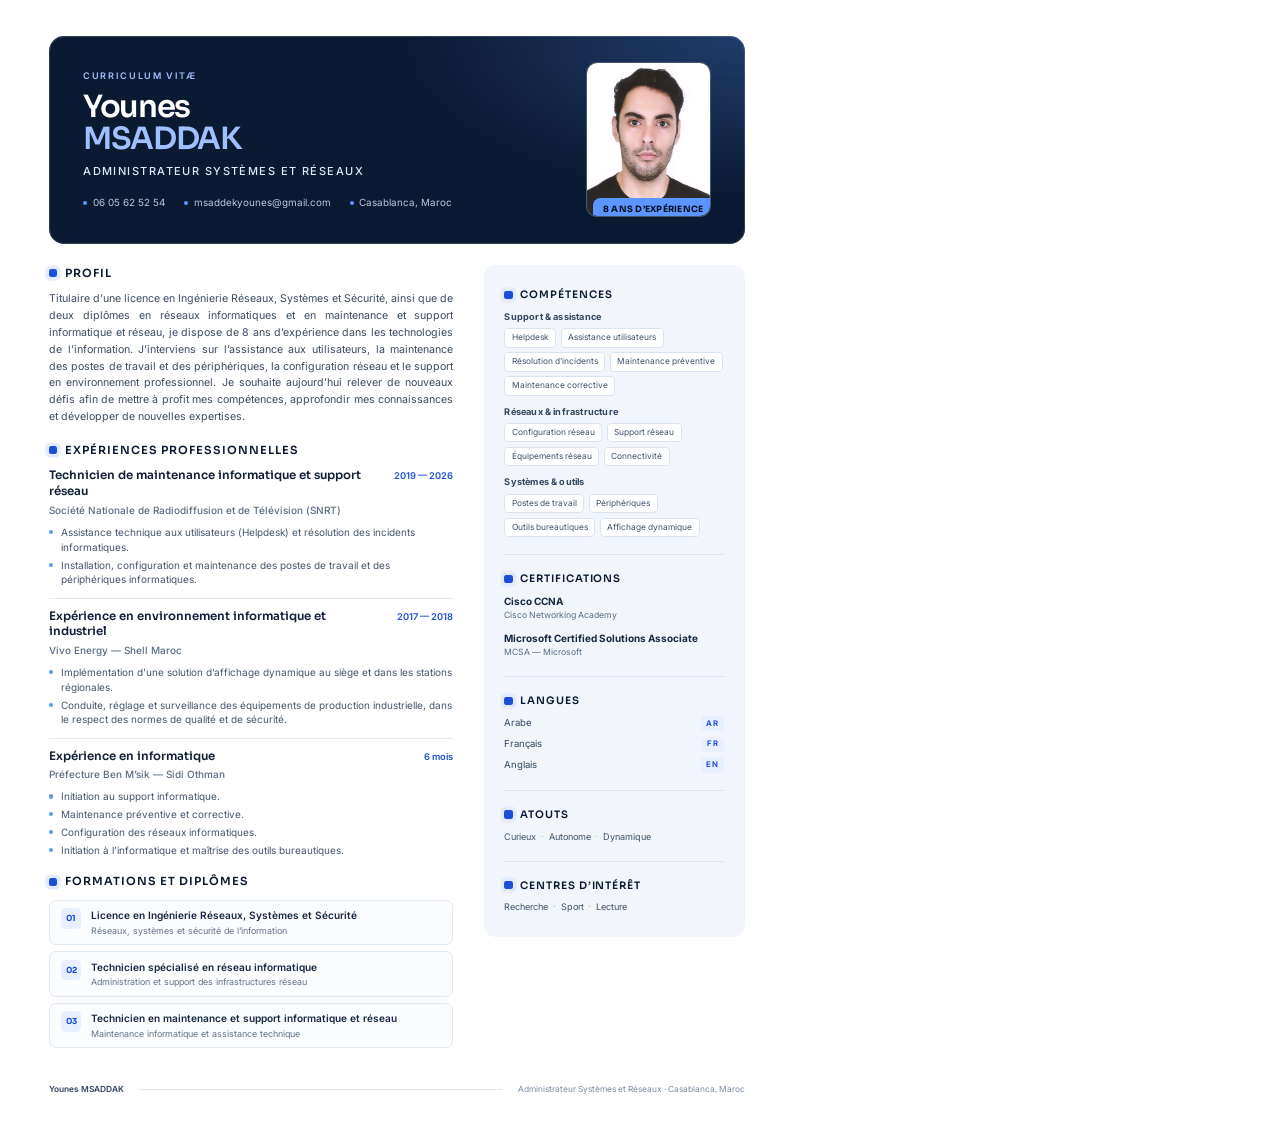
<file: assets/cv/cv-print.html>
<!DOCTYPE html>
<html lang="fr">
<head>
  <meta charset="UTF-8">
  <meta name="viewport" content="width=device-width, initial-scale=1">
  <title>CV — Younes MSADDAK — Administrateur Systèmes et Réseaux</title>
  <meta name="author" content="Younes MSADDAK">
  <meta name="description" content="CV de Younes MSADDAK, administrateur systèmes et réseaux à Casablanca : expériences, compétences, formations et certifications.">
  <meta name="keywords" content="Younes MSADDAK, CV, administrateur systèmes et réseaux, support informatique, maintenance, réseaux, Casablanca">
  <style>
    @font-face {
      font-family: "Inter";
      font-style: normal;
      font-weight: 100 900;
      src: url("../fonts/inter-latin.woff2") format("woff2");
    }
    @font-face {
      font-family: "Sora";
      font-style: normal;
      font-weight: 400 800;
      src: url("../fonts/sora-latin.woff2") format("woff2");
    }

    @page {
      size: A4;
      margin: 0;
    }

    * {
      box-sizing: border-box;
    }

    html,
    body {
      margin: 0;
      padding: 0;
      background: #ffffff;
    }

    body {
      width: 210mm;
      color: #1b293d;
      font-family: "Inter", "Segoe UI", Arial, sans-serif;
      font-size: 8.5pt;
      line-height: 1.5;
      -webkit-print-color-adjust: exact;
      print-color-adjust: exact;
    }

    a {
      color: inherit;
      text-decoration: none;
    }

    p,
    h1,
    h2,
    h3,
    ul {
      margin: 0;
      padding: 0;
    }

    li {
      list-style: none;
    }

    .page {
      position: relative;
      display: flex;
      flex-direction: column;
      min-height: 297mm;
      padding: 9.5mm 13mm 7mm;
      background: #ffffff;
    }

    /* En-tête */
    .header {
      position: relative;
      display: grid;
      grid-template-columns: minmax(0, 1fr) 33mm;
      gap: 8mm;
      align-items: center;
      overflow: hidden;
      padding: 7mm 9mm;
      border-radius: 4mm;
      background:
        radial-gradient(90% 140% at 100% 0%, rgba(91, 149, 255, 0.28), transparent 55%),
        #0b1a33;
      color: #ffffff;
    }

    .header::after {
      content: "";
      position: absolute;
      inset: 0;
      border: 0.3mm solid rgba(255, 255, 255, 0.14);
      border-radius: 4mm;
      pointer-events: none;
    }

    .eyebrow {
      margin-bottom: 2.2mm;
      color: #9fc0ff;
      font-size: 6.8pt;
      font-weight: 600;
      letter-spacing: 0.18em;
      text-transform: uppercase;
    }

    h1 {
      font-family: "Sora", "Segoe UI", sans-serif;
      font-size: 23pt;
      font-weight: 600;
      letter-spacing: -0.045em;
      line-height: 1.02;
    }

    h1 span {
      display: block;
      color: #9fc0ff;
    }

    .role {
      margin-top: 2.4mm;
      color: #dce8ff;
      font-size: 8.3pt;
      font-weight: 500;
      letter-spacing: 0.13em;
      text-transform: uppercase;
    }

    .contact {
      display: flex;
      flex-wrap: wrap;
      gap: 2mm 5mm;
      margin-top: 4.2mm;
      color: #b9c9e1;
      font-size: 7.4pt;
    }

    .contact li {
      display: flex;
      align-items: center;
      gap: 1.5mm;
    }

    .contact .dot {
      width: 1.1mm;
      height: 1.1mm;
      border-radius: 50%;
      background: #5b95ff;
    }

    .photo {
      position: relative;
      width: 33mm;
      height: 41mm;
      overflow: hidden;
      border: 0.5mm solid rgba(255, 255, 255, 0.24);
      border-radius: 3mm;
      background: #0d203d;
    }

    .photo img {
      width: 100%;
      height: 100%;
      object-fit: cover;
      object-position: center 20%;
    }

    .years {
      position: absolute;
      right: -1mm;
      bottom: -1mm;
      padding: 1.2mm 2.6mm;
      border-radius: 2mm 0 2mm 0;
      background: #5b95ff;
      color: #04101f;
      font-family: "Sora", sans-serif;
      font-size: 6.5pt;
      font-weight: 700;
      letter-spacing: 0.03em;
    }

    /* Corps */
    .body {
      display: grid;
      grid-template-columns: minmax(0, 1.55fr) minmax(0, 1fr);
      gap: 8mm;
      margin-top: 5.5mm;
    }

    .main {
      min-width: 0;
    }

    .side {
      min-width: 0;
      align-self: start;
      padding: 6mm 5.5mm;
      border-radius: 3mm;
      background: #f2f6fc;
    }

    section + section {
      margin-top: 4.2mm;
    }

    h2 {
      display: flex;
      align-items: center;
      gap: 2mm;
      margin-bottom: 2.6mm;
      color: #0b1a33;
      font-family: "Sora", "Segoe UI", sans-serif;
      font-size: 8.4pt;
      font-weight: 600;
      letter-spacing: 0.09em;
      text-transform: uppercase;
    }

    h2::before {
      content: "";
      width: 2.2mm;
      height: 2.2mm;
      flex: none;
      border-radius: 0.6mm;
      background: #1d4ed8;
      box-shadow: 0 0 0 1mm #e3ecff;
    }

    .profile {
      color: #3c4c63;
      font-size: 8pt;
      line-height: 1.58;
      text-align: justify;
    }

    .entry + .entry {
      margin-top: 2.8mm;
      padding-top: 2.6mm;
      border-top: 0.2mm solid #e2e9f3;
    }

    .entry-head {
      display: flex;
      align-items: baseline;
      justify-content: space-between;
      gap: 3mm;
    }

    .entry h3 {
      color: #12213a;
      font-family: "Sora", "Segoe UI", sans-serif;
      font-size: 8.8pt;
      font-weight: 600;
      line-height: 1.35;
    }

    .entry-period {
      flex: none;
      color: #1d4ed8;
      font-size: 7pt;
      font-weight: 600;
      white-space: nowrap;
    }

    .entry-org {
      margin-top: 0.8mm;
      color: #5a6b83;
      font-size: 7.5pt;
      font-weight: 500;
    }

    .entry ul {
      display: grid;
      gap: 0.8mm;
      margin-top: 1.8mm;
    }

    .entry li {
      position: relative;
      padding-left: 3.2mm;
      color: #46566d;
      font-size: 7.5pt;
      line-height: 1.48;
    }

    .entry li::before {
      content: "";
      position: absolute;
      top: 1.35mm;
      left: 0;
      width: 1.1mm;
      height: 1.1mm;
      border-radius: 50%;
      background: #5b95ff;
    }

    /* Formations */
    .education {
      display: grid;
      gap: 1.6mm;
    }

    .education li {
      display: grid;
      grid-template-columns: 5.5mm 1fr;
      gap: 2.4mm;
      align-items: start;
      padding: 1.9mm 2.8mm;
      border: 0.2mm solid #e2e9f3;
      border-radius: 1.8mm;
      background: #fbfcfe;
    }

    .education .num {
      display: grid;
      place-items: center;
      width: 5.5mm;
      height: 5.5mm;
      border-radius: 1.2mm;
      background: #e8f0ff;
      color: #1d4ed8;
      font-family: "Sora", sans-serif;
      font-size: 6.3pt;
      font-weight: 700;
    }

    .education strong {
      display: block;
      color: #182844;
      font-size: 7.6pt;
      font-weight: 600;
      line-height: 1.4;
    }

    .education small {
      display: block;
      margin-top: 0.4mm;
      color: #64748b;
      font-size: 6.7pt;
    }

    /* Colonne */
    .side section + section {
      margin-top: 4.6mm;
      padding-top: 4.2mm;
      border-top: 0.2mm solid #dbe5f2;
    }

    .side h2 {
      margin-bottom: 2mm;
      font-size: 7.7pt;
    }

    .skill-group + .skill-group {
      margin-top: 2.4mm;
    }

    .skill-group h3 {
      margin-bottom: 1.2mm;
      color: #334660;
      font-size: 6.9pt;
      font-weight: 700;
      letter-spacing: 0.02em;
    }

    .chips {
      display: flex;
      flex-wrap: wrap;
      gap: 1.2mm;
    }

    .chips li {
      padding: 0.8mm 1.7mm;
      border: 0.2mm solid #d8e3f1;
      border-radius: 1.2mm;
      background: #ffffff;
      color: #40526b;
      font-size: 6.3pt;
      line-height: 1.35;
    }

    .cert + .cert {
      margin-top: 2.2mm;
    }

    .cert strong {
      display: block;
      color: #182844;
      font-size: 7.5pt;
      font-weight: 700;
      line-height: 1.4;
    }

    .cert small {
      display: block;
      margin-top: 0.3mm;
      color: #5a6b83;
      font-size: 6.5pt;
    }

    .lang-list {
      display: grid;
      gap: 1.4mm;
    }

    .lang-list li {
      display: flex;
      align-items: center;
      justify-content: space-between;
      gap: 2mm;
      color: #334660;
      font-size: 7.2pt;
    }

    .lang-list span {
      padding: 0.5mm 1.5mm;
      border-radius: 1mm;
      background: #e8f0ff;
      color: #1d4ed8;
      font-size: 5.8pt;
      font-weight: 700;
      letter-spacing: 0.06em;
    }

    .simple-list {
      display: flex;
      flex-wrap: wrap;
      gap: 1.2mm;
    }

    .simple-list li {
      color: #40526b;
      font-size: 6.8pt;
    }

    .simple-list li + li::before {
      content: "·";
      margin-right: 1.2mm;
      color: #9fb0c7;
    }

    /* Pied de page */
    .footer {
      display: flex;
      align-items: center;
      justify-content: space-between;
      gap: 4mm;
      margin-top: auto;
      padding-top: 4mm;
      color: #7b8ca3;
      font-size: 6.3pt;
    }

    .footer strong {
      color: #334660;
      font-weight: 600;
    }

    .footer .line {
      flex: 1;
      height: 0.2mm;
      background: #e2e9f3;
    }
  </style>
</head>
<body>
  <main class="page">
    <header class="header">
      <div>
        <p class="eyebrow">Curriculum vitæ</p>
        <h1>Younes <span>MSADDAK</span></h1>
        <p class="role">Administrateur Systèmes et Réseaux</p>
        <ul class="contact">
          <li><span class="dot"></span><a href="tel:+212605625254">06 05 62 52 54</a></li>
          <li><span class="dot"></span><a href="mailto:msaddekyounes@gmail.com">msaddekyounes@gmail.com</a></li>
          <li><span class="dot"></span>Casablanca, Maroc</li>
        </ul>
      </div>
      <div class="photo">
        <img src="../img/photo-professionnelle.jpg" alt="Portrait de Younes MSADDAK">
        <span class="years">8 ANS D’EXPÉRIENCE</span>
      </div>
    </header>

    <div class="body">
      <div class="main">
        <section>
          <h2>Profil</h2>
          <p class="profile">
            Titulaire d’une licence en Ingénierie Réseaux, Systèmes et Sécurité, ainsi que de deux
            diplômes en réseaux informatiques et en maintenance et support informatique et réseau,
            je dispose de 8 ans d’expérience dans les technologies de l’information. J’interviens
            sur l’assistance aux utilisateurs, la maintenance des postes de travail et des
            périphériques, la configuration réseau et le support en environnement professionnel.
            Je souhaite aujourd’hui relever de nouveaux défis afin de mettre à profit mes
            compétences, approfondir mes connaissances et développer de nouvelles expertises.
          </p>
        </section>

        <section>
          <h2>Expériences professionnelles</h2>

          <article class="entry">
            <div class="entry-head">
              <h3>Technicien de maintenance informatique et support réseau</h3>
              <span class="entry-period">2019 — 2026</span>
            </div>
            <p class="entry-org">Société Nationale de Radiodiffusion et de Télévision (SNRT)</p>
            <ul>
              <li>Assistance technique aux utilisateurs (Helpdesk) et résolution des incidents informatiques.</li>
              <li>Installation, configuration et maintenance des postes de travail et des périphériques informatiques.</li>
            </ul>
          </article>

          <article class="entry">
            <div class="entry-head">
              <h3>Expérience en environnement informatique et industriel</h3>
              <span class="entry-period">2017 — 2018</span>
            </div>
            <p class="entry-org">Vivo Energy — Shell Maroc</p>
            <ul>
              <li>Implémentation d’une solution d’affichage dynamique au siège et dans les stations régionales.</li>
              <li>Conduite, réglage et surveillance des équipements de production industrielle, dans le respect des normes de qualité et de sécurité.</li>
            </ul>
          </article>

          <article class="entry">
            <div class="entry-head">
              <h3>Expérience en informatique</h3>
              <span class="entry-period">6 mois</span>
            </div>
            <p class="entry-org">Préfecture Ben M’sik — Sidi Othman</p>
            <ul>
              <li>Initiation au support informatique.</li>
              <li>Maintenance préventive et corrective.</li>
              <li>Configuration des réseaux informatiques.</li>
              <li>Initiation à l’informatique et maîtrise des outils bureautiques.</li>
            </ul>
          </article>
        </section>

        <section>
          <h2>Formations et diplômes</h2>
          <ul class="education">
            <li>
              <span class="num">01</span>
              <span>
                <strong>Licence en Ingénierie Réseaux, Systèmes et Sécurité</strong>
                <small>Réseaux, systèmes et sécurité de l’information</small>
              </span>
            </li>
            <li>
              <span class="num">02</span>
              <span>
                <strong>Technicien spécialisé en réseau informatique</strong>
                <small>Administration et support des infrastructures réseau</small>
              </span>
            </li>
            <li>
              <span class="num">03</span>
              <span>
                <strong>Technicien en maintenance et support informatique et réseau</strong>
                <small>Maintenance informatique et assistance technique</small>
              </span>
            </li>
          </ul>
        </section>
      </div>

      <aside class="side">
        <section>
          <h2>Compétences</h2>
          <div class="skill-group">
            <h3>Support &amp; assistance</h3>
            <ul class="chips">
              <li>Helpdesk</li>
              <li>Assistance utilisateurs</li>
              <li>Résolution d’incidents</li>
              <li>Maintenance préventive</li>
              <li>Maintenance corrective</li>
            </ul>
          </div>
          <div class="skill-group">
            <h3>Réseaux &amp; infrastructure</h3>
            <ul class="chips">
              <li>Configuration réseau</li>
              <li>Support réseau</li>
              <li>Équipements réseau</li>
              <li>Connectivité</li>
            </ul>
          </div>
          <div class="skill-group">
            <h3>Systèmes &amp; outils</h3>
            <ul class="chips">
              <li>Postes de travail</li>
              <li>Périphériques</li>
              <li>Outils bureautiques</li>
              <li>Affichage dynamique</li>
            </ul>
          </div>
        </section>

        <section>
          <h2>Certifications</h2>
          <div class="cert">
            <strong>Cisco CCNA</strong>
            <small>Cisco Networking Academy</small>
          </div>
          <div class="cert">
            <strong>Microsoft Certified Solutions Associate</strong>
            <small>MCSA — Microsoft</small>
          </div>
        </section>

        <section>
          <h2>Langues</h2>
          <ul class="lang-list">
            <li>Arabe <span>AR</span></li>
            <li>Français <span>FR</span></li>
            <li>Anglais <span>EN</span></li>
          </ul>
        </section>

        <section>
          <h2>Atouts</h2>
          <ul class="simple-list">
            <li>Curieux</li>
            <li>Autonome</li>
            <li>Dynamique</li>
          </ul>
        </section>

        <section>
          <h2>Centres d’intérêt</h2>
          <ul class="simple-list">
            <li>Recherche</li>
            <li>Sport</li>
            <li>Lecture</li>
          </ul>
        </section>
      </aside>
    </div>

    <footer class="footer">
      <strong>Younes MSADDAK</strong>
      <span class="line"></span>
      <span>Administrateur Systèmes et Réseaux · Casablanca, Maroc</span>
    </footer>
  </main>
</body>
</html>
</file>
<file: assets/css/styles.css>
/* ==========================================================================
   Younes MSADDAK — Feuille de styles principale
   Architecture : tokens → base → composants → sections → responsive
   ========================================================================== */

/* --------------------------------------------------------------------------
   1. Typographie locale
   -------------------------------------------------------------------------- */
@font-face {
  font-family: "Inter";
  font-style: normal;
  font-weight: 100 900;
  font-display: swap;
  src: url("../fonts/inter-latin.woff2") format("woff2");
  unicode-range: U+0000-00FF, U+0131, U+0152-0153, U+02BB-02BC, U+02C6, U+02DA,
    U+02DC, U+0304, U+0308, U+0329, U+2000-206F, U+20AC, U+2122, U+2191,
    U+2193, U+2212, U+2215, U+FEFF, U+FFFD;
}

@font-face {
  font-family: "Sora";
  font-style: normal;
  font-weight: 400 800;
  font-display: swap;
  src: url("../fonts/sora-latin.woff2") format("woff2");
  unicode-range: U+0000-00FF, U+0131, U+0152-0153, U+02BB-02BC, U+02C6, U+02DA,
    U+02DC, U+0304, U+0308, U+0329, U+2000-206F, U+20AC, U+2122, U+2191,
    U+2193, U+2212, U+2215, U+FEFF, U+FFFD;
}

/* --------------------------------------------------------------------------
   2. Tokens de design
   -------------------------------------------------------------------------- */
:root {
  --font-body: "Inter", "Segoe UI", system-ui, -apple-system, sans-serif;
  --font-display: "Sora", "Segoe UI", system-ui, sans-serif;

  --container: 1200px;
  --gutter: clamp(20px, 4vw, 32px);
  --header-h: 76px;
  --radius-sm: 10px;
  --radius: 18px;
  --radius-lg: 28px;

  --ease: cubic-bezier(0.22, 1, 0.36, 1);
  --speed: 0.28s;

  --bg: #060c16;
  --bg-soft: #091322;
  --surface: rgba(148, 178, 220, 0.055);
  --surface-solid: #0c1728;
  --surface-strong: #0e1a2d;
  --border: rgba(148, 178, 220, 0.14);
  --border-strong: rgba(148, 178, 220, 0.28);
  --text: #f2f6fc;
  --text-soft: #d7e1ee;
  --muted: #9aabc2;
  --accent: #5b95ff;
  --accent-strong: #79a9ff;
  --accent-contrast: #04101f;
  --accent-soft: rgba(91, 149, 255, 0.12);
  --accent-border: rgba(91, 149, 255, 0.32);
  --tag-bg: rgba(148, 178, 220, 0.06);
  --header-bg: rgba(6, 12, 22, 0.78);
  --grid-line: rgba(148, 178, 220, 0.07);
  --scrim: rgba(2, 6, 12, 0.66);
  --shadow-card: 0 20px 50px rgba(0, 0, 0, 0.22);
  --shadow-float: 0 28px 70px rgba(0, 0, 0, 0.42);
  --contact-panel: rgba(6, 12, 22, 0.35);
  --selection: rgba(91, 149, 255, 0.28);

  color-scheme: dark;
}

[data-theme="light"] {
  --bg: #f4f7fb;
  --bg-soft: #eaf0f8;
  --surface: #ffffff;
  --surface-solid: #ffffff;
  --surface-strong: #ffffff;
  --border: #dbe4ef;
  --border-strong: #c6d3e3;
  --text: #0a1628;
  --text-soft: #1d2d45;
  --muted: #54657c;
  --accent: #1d4ed8;
  --accent-strong: #1e40af;
  --accent-contrast: #ffffff;
  --accent-soft: rgba(29, 78, 216, 0.075);
  --accent-border: rgba(29, 78, 216, 0.24);
  --tag-bg: #f2f6fc;
  --header-bg: rgba(244, 247, 251, 0.82);
  --grid-line: rgba(11, 27, 52, 0.055);
  --scrim: rgba(10, 22, 40, 0.42);
  --shadow-card: 0 18px 40px rgba(19, 42, 74, 0.07);
  --shadow-float: 0 24px 60px rgba(19, 42, 74, 0.16);
  --contact-panel: rgba(29, 78, 216, 0.035);
  --selection: rgba(29, 78, 216, 0.18);

  color-scheme: light;
}

/* --------------------------------------------------------------------------
   3. Base
   -------------------------------------------------------------------------- */
*,
*::before,
*::after {
  box-sizing: border-box;
}

html {
  scroll-behavior: smooth;
  -webkit-text-size-adjust: 100%;
}

body {
  min-height: 100vh;
  margin: 0;
  overflow-x: clip;
  background: var(--bg);
  color: var(--text);
  font-family: var(--font-body);
  font-size: 16px;
  line-height: 1.65;
  -webkit-font-smoothing: antialiased;
  -moz-osx-font-smoothing: grayscale;
  transition: background-color 0.3s ease, color 0.3s ease;
}

body.nav-open {
  overflow: hidden;
}

main {
  display: block;
}

main:focus {
  outline: none;
}

h1,
h2,
h3,
h4 {
  margin: 0;
  font-family: var(--font-display);
  font-weight: 600;
  line-height: 1.16;
  letter-spacing: -0.025em;
  text-wrap: balance;
}

p {
  margin: 0;
}

ul,
ol,
dl,
dd {
  margin: 0;
  padding: 0;
}

li {
  list-style: none;
}

a {
  color: inherit;
  text-decoration: none;
}

button {
  font: inherit;
  color: inherit;
}

img,
svg {
  display: block;
  max-width: 100%;
}

img {
  height: auto;
}

::selection {
  background: var(--selection);
  color: var(--text);
}

:focus-visible {
  outline: 2px solid var(--accent);
  outline-offset: 3px;
  border-radius: 4px;
}

html {
  scrollbar-color: var(--border-strong) var(--bg);
  scrollbar-width: thin;
}

::-webkit-scrollbar {
  width: 10px;
}

::-webkit-scrollbar-track {
  background: var(--bg);
}

::-webkit-scrollbar-thumb {
  background: var(--border-strong);
  border: 3px solid var(--bg);
  border-radius: 99px;
}

.svg-sprite {
  position: absolute;
  width: 0;
  height: 0;
  overflow: hidden;
}

.icon {
  width: 18px;
  height: 18px;
  flex: none;
}

.container {
  width: min(var(--container), calc(100% - (var(--gutter) * 2)));
  margin-inline: auto;
}

.skip-link {
  position: fixed;
  top: 12px;
  left: 12px;
  z-index: 200;
  padding: 10px 16px;
  border-radius: 8px;
  background: var(--accent);
  color: var(--accent-contrast);
  font-size: 14px;
  font-weight: 600;
  transform: translateY(-160%);
  transition: transform 0.2s ease;
}

.skip-link:focus {
  transform: translateY(0);
}

/* Reveal au défilement */
.js .reveal {
  opacity: 0;
  transform: translateY(24px);
  transition:
    opacity 0.7s var(--ease),
    transform 0.7s var(--ease);
}

.js .reveal.is-visible {
  opacity: 1;
  transform: none;
}

/* --------------------------------------------------------------------------
   4. En-tête et navigation
   -------------------------------------------------------------------------- */
.site-header {
  position: fixed;
  inset: 0 0 auto;
  z-index: 110;
  border-bottom: 1px solid transparent;
  transition:
    background-color var(--speed) ease,
    border-color var(--speed) ease,
    backdrop-filter var(--speed) ease;
}

.site-header.is-scrolled {
  background: var(--header-bg);
  border-bottom-color: var(--border);
  -webkit-backdrop-filter: blur(16px) saturate(140%);
  backdrop-filter: blur(16px) saturate(140%);
}

.header__inner {
  display: flex;
  align-items: center;
  justify-content: space-between;
  gap: 24px;
  height: var(--header-h);
}

.brand {
  display: inline-flex;
  align-items: center;
  gap: 12px;
  flex: none;
}

.brand__mark {
  display: grid;
  place-items: center;
  width: 42px;
  height: 42px;
  border: 1px solid var(--accent-border);
  border-radius: 12px;
  background:
    linear-gradient(145deg, var(--accent-soft), transparent 70%),
    var(--surface-solid);
  color: var(--accent);
  font-family: var(--font-display);
  font-size: 13px;
  font-weight: 700;
  letter-spacing: 0.04em;
  box-shadow: inset 0 1px 0 rgba(255, 255, 255, 0.06);
}

.brand__text {
  display: flex;
  flex-direction: column;
  gap: 1px;
  line-height: 1.3;
}

.brand__text strong {
  font-family: var(--font-display);
  font-size: 14px;
  font-weight: 600;
  letter-spacing: 0.01em;
}

.brand__text span {
  color: var(--muted);
  font-size: 9.5px;
  font-weight: 600;
  letter-spacing: 0.11em;
  text-transform: uppercase;
}

.nav__list {
  display: flex;
  align-items: center;
  gap: 2px;
}

.nav__link {
  display: inline-block;
  padding: 8px;
  border-radius: 8px;
  color: var(--muted);
  font-size: 13px;
  font-weight: 500;
  white-space: nowrap;
  transition:
    color var(--speed) ease,
    background-color var(--speed) ease;
}

.nav__link:hover {
  color: var(--text);
  background: var(--surface);
}

.nav__link.is-active {
  color: var(--accent);
  background: var(--accent-soft);
}

.nav__mobile-cta {
  display: none;
}

.header__actions {
  display: flex;
  align-items: center;
  gap: 8px;
  flex: none;
}

.icon-btn {
  display: inline-grid;
  place-items: center;
  width: 42px;
  height: 42px;
  padding: 0;
  border: 1px solid var(--border);
  border-radius: 11px;
  background: var(--surface);
  cursor: pointer;
  transition:
    color var(--speed) ease,
    border-color var(--speed) ease,
    background-color var(--speed) ease,
    transform var(--speed) ease;
}

.icon-btn:hover {
  color: var(--accent);
  border-color: var(--accent-border);
  background: var(--accent-soft);
}

.theme-toggle .icon {
  width: 19px;
  height: 19px;
}

[data-theme="dark"] .theme-toggle__moon,
[data-theme="light"] .theme-toggle__sun {
  display: none;
}

.menu-toggle {
  display: none;
}

.menu-toggle__close {
  display: none;
}

.nav-scrim {
  position: fixed;
  inset: 0;
  z-index: 90;
  background: var(--scrim);
  -webkit-backdrop-filter: blur(2px);
  backdrop-filter: blur(2px);
  animation: fadeIn 0.2s ease both;
}

.nav-scrim[hidden] {
  display: none;
}

/* --------------------------------------------------------------------------
   5. Boutons et liens
   -------------------------------------------------------------------------- */
.btn {
  display: inline-flex;
  align-items: center;
  justify-content: center;
  gap: 10px;
  min-height: 46px;
  padding: 0 20px;
  border: 1px solid transparent;
  border-radius: 11px;
  font-size: 14px;
  font-weight: 600;
  line-height: 1.2;
  white-space: nowrap;
  cursor: pointer;
  transition:
    transform var(--speed) var(--ease),
    background-color var(--speed) ease,
    border-color var(--speed) ease,
    color var(--speed) ease,
    box-shadow var(--speed) ease;
}

.btn .icon {
  width: 17px;
  height: 17px;
}

.btn--primary {
  background: var(--accent);
  color: var(--accent-contrast);
  box-shadow: 0 10px 24px rgba(29, 78, 216, 0.22);
}

.btn--primary:hover {
  background: var(--accent-strong);
  transform: translateY(-2px);
  box-shadow: 0 14px 30px rgba(29, 78, 216, 0.3);
}

.btn--ghost {
  border-color: var(--border-strong);
  background: transparent;
  color: var(--text);
}

.btn--ghost:hover {
  border-color: var(--accent-border);
  background: var(--accent-soft);
  color: var(--accent);
  transform: translateY(-2px);
}

.btn--subtle {
  width: 100%;
  border-color: var(--border);
  background: var(--surface);
  color: var(--text);
}

.btn--subtle:hover {
  border-color: var(--accent-border);
  background: var(--accent-soft);
  color: var(--accent);
}

.btn--small {
  min-height: 40px;
  padding: 0 15px;
  gap: 8px;
  font-size: 12.5px;
  border-radius: 10px;
}

.btn--lg {
  min-height: 50px;
  padding: 0 24px;
}

/* Le bouton mobile du menu reste masqué hors navigation mobile,
   même si les règles .btn définies après .nav__mobile-cta imposent un display. */
.nav .nav__mobile-cta {
  display: none;
}

.text-link {
  display: inline-flex;
  align-items: center;
  gap: 8px;
  color: var(--accent);
  font-size: 14px;
  font-weight: 600;
  transition: gap var(--speed) ease, color var(--speed) ease;
}

.text-link:hover {
  gap: 12px;
  color: var(--accent-strong);
}

.text-link .icon {
  width: 16px;
  height: 16px;
}

/* --------------------------------------------------------------------------
   6. Accueil
   -------------------------------------------------------------------------- */
.hero {
  position: relative;
  isolation: isolate;
  padding: calc(var(--header-h) + clamp(56px, 8vw, 104px)) 0 clamp(32px, 5vw, 56px);
}

.hero__backdrop {
  position: absolute;
  inset: 0;
  z-index: -1;
  overflow: hidden;
  pointer-events: none;
}

.hero__grid {
  position: absolute;
  inset: 0;
  background-image:
    linear-gradient(var(--grid-line) 1px, transparent 1px),
    linear-gradient(90deg, var(--grid-line) 1px, transparent 1px);
  background-size: 72px 72px;
  -webkit-mask-image: radial-gradient(ellipse 80% 65% at 50% 15%, #000 10%, transparent 78%);
  mask-image: radial-gradient(ellipse 80% 65% at 50% 15%, #000 10%, transparent 78%);
}

.hero__orb {
  position: absolute;
  border-radius: 50%;
  filter: blur(90px);
  opacity: 0.55;
  animation: drift 20s ease-in-out infinite alternate;
}

.hero__orb--one {
  top: -12%;
  right: -6%;
  width: 520px;
  height: 520px;
  background: rgba(37, 99, 235, 0.28);
}

.hero__orb--two {
  bottom: 2%;
  left: -12%;
  width: 380px;
  height: 380px;
  background: rgba(14, 165, 233, 0.13);
  animation-delay: -8s;
}

[data-theme="light"] .hero__orb--one {
  background: rgba(37, 99, 235, 0.18);
}

[data-theme="light"] .hero__orb--two {
  background: rgba(14, 165, 233, 0.1);
}

.hero__inner {
  display: grid;
  grid-template-columns: minmax(0, 1.12fr) minmax(300px, 0.88fr);
  align-items: center;
  gap: clamp(40px, 6vw, 80px);
}

.hero__content {
  max-width: 660px;
}

.hero__eyebrow {
  display: flex;
  align-items: center;
  flex-wrap: wrap;
  gap: 10px;
  color: var(--muted);
  font-size: 11px;
  font-weight: 600;
  letter-spacing: 0.14em;
  text-transform: uppercase;
  animation: enterUp 0.8s var(--ease) both;
}

.status-dot {
  position: relative;
  width: 7px;
  height: 7px;
  border-radius: 50%;
  background: var(--accent);
  box-shadow: 0 0 0 4px var(--accent-soft);
}

.hero__eyebrow-sep {
  width: 22px;
  height: 1px;
  background: var(--border-strong);
}

.hero__title {
  margin-top: 22px;
  font-size: clamp(3rem, 7.3vw, 5.85rem);
  font-weight: 600;
  line-height: 0.94;
  letter-spacing: -0.055em;
  text-wrap: nowrap;
  animation: enterUp 0.9s var(--ease) 0.06s both;
}

.hero__title span {
  display: block;
}

.hero__last {
  background: linear-gradient(105deg, var(--text) 18%, var(--accent) 92%);
  -webkit-background-clip: text;
  background-clip: text;
  -webkit-text-fill-color: transparent;
  color: transparent;
  padding-bottom: 0.06em;
}

.hero__role {
  display: flex;
  align-items: center;
  gap: 12px;
  margin-top: 24px;
  color: var(--accent);
  font-size: 12.5px;
  font-weight: 600;
  letter-spacing: 0.18em;
  text-transform: uppercase;
  animation: enterUp 0.9s var(--ease) 0.14s both;
}

.hero__role::before {
  content: "";
  width: 30px;
  height: 1px;
  background: var(--accent);
  opacity: 0.7;
}

.hero__lead {
  max-width: 55ch;
  margin-top: 24px;
  color: var(--muted);
  font-size: clamp(15.5px, 1.35vw, 17px);
  line-height: 1.75;
  animation: enterUp 0.9s var(--ease) 0.22s both;
}

.hero__lead strong {
  color: var(--text-soft);
  font-weight: 600;
}

.hero__actions {
  display: flex;
  flex-wrap: wrap;
  gap: 12px;
  margin-top: 32px;
  animation: enterUp 0.9s var(--ease) 0.3s both;
}

.hero__meta {
  display: flex;
  flex-wrap: wrap;
  gap: 14px 24px;
  margin-top: 36px;
  padding-top: 24px;
  border-top: 1px solid var(--border);
  color: var(--muted);
  font-size: 12px;
  font-weight: 500;
  animation: enterUp 0.9s var(--ease) 0.38s both;
}

.hero__meta li {
  display: flex;
  align-items: center;
  gap: 8px;
}

.hero__meta .icon {
  width: 15px;
  height: 15px;
  color: var(--accent);
}

.hero__visual {
  display: flex;
  justify-content: flex-end;
  animation: enterUp 1s var(--ease) 0.24s both;
}

.portrait {
  position: relative;
  width: 100%;
  max-width: 400px;
  margin-right: clamp(0px, 2vw, 26px);
}

.portrait__glow {
  position: absolute;
  inset: 14% 6% -8%;
  z-index: -1;
  border-radius: 50%;
  background: rgba(37, 99, 235, 0.34);
  filter: blur(60px);
}

[data-theme="light"] .portrait__glow {
  background: rgba(37, 99, 235, 0.16);
}

.portrait__frame {
  position: relative;
  aspect-ratio: 4 / 5;
  padding: 9px;
  border: 1px solid var(--border-strong);
  border-radius: 26px;
  background:
    linear-gradient(150deg, var(--accent-soft), transparent 46%),
    var(--surface);
  box-shadow: var(--shadow-float);
}

.portrait__frame::before {
  content: "";
  position: absolute;
  inset: -14px 20px 20px -14px;
  z-index: -1;
  border: 1px solid var(--accent-border);
  border-radius: 30px;
  opacity: 0.55;
}

.portrait__fallback {
  position: absolute;
  inset: 9px;
  display: flex;
  flex-direction: column;
  align-items: center;
  justify-content: center;
  gap: 10px;
  overflow: hidden;
  border-radius: 18px;
  background:
    radial-gradient(circle at 50% 32%, var(--accent-soft), transparent 62%),
    linear-gradient(160deg, var(--surface-strong), var(--bg-soft));
}

.portrait__fallback::before {
  content: "";
  position: absolute;
  inset: 0;
  background-image:
    linear-gradient(var(--grid-line) 1px, transparent 1px),
    linear-gradient(90deg, var(--grid-line) 1px, transparent 1px);
  background-size: 38px 38px;
  -webkit-mask-image: radial-gradient(circle at 50% 45%, #000, transparent 75%);
  mask-image: radial-gradient(circle at 50% 45%, #000, transparent 75%);
}

.portrait__monogram {
  position: relative;
  font-family: var(--font-display);
  font-size: clamp(4.4rem, 9vw, 6.4rem);
  font-weight: 700;
  line-height: 1;
  letter-spacing: -0.06em;
  background: linear-gradient(140deg, var(--text) 30%, var(--accent));
  -webkit-background-clip: text;
  background-clip: text;
  -webkit-text-fill-color: transparent;
  color: transparent;
}

.portrait__label {
  position: relative;
  color: var(--muted);
  font-size: 8.5px;
  font-weight: 600;
  letter-spacing: 0.2em;
  line-height: 1.7;
  text-align: center;
  text-transform: uppercase;
}

.portrait__img {
  position: absolute;
  inset: 9px;
  width: calc(100% - 18px);
  height: calc(100% - 18px);
  object-fit: cover;
  object-position: center 20%;
  border-radius: 18px;
  opacity: 0;
  transition: opacity 0.5s ease;
}

.portrait__img.is-loaded {
  opacity: 1;
}

.portrait__shine {
  position: absolute;
  inset: 9px;
  z-index: 2;
  border: 1px solid rgba(255, 255, 255, 0.12);
  border-radius: 18px;
  pointer-events: none;
}

.portrait__badge {
  position: absolute;
  bottom: 26px;
  left: -24px;
  z-index: 3;
  display: flex;
  align-items: center;
  gap: 10px;
  padding: 11px 16px 11px 11px;
  border: 1px solid var(--border);
  border-radius: 14px;
  background: var(--surface-solid);
  box-shadow: var(--shadow-card);
  font-size: 11.5px;
  line-height: 1.45;
  color: var(--muted);
}

.portrait__badge strong {
  display: block;
  color: var(--text);
  font-family: var(--font-display);
  font-size: 14px;
  font-weight: 600;
}

.portrait__badge-icon {
  display: grid;
  place-items: center;
  width: 32px;
  height: 32px;
  border-radius: 9px;
  background: var(--accent-soft);
  color: var(--accent);
}

.portrait__badge-icon .icon {
  width: 16px;
  height: 16px;
}

.stats {
  display: grid;
  grid-template-columns: repeat(3, 1fr);
  margin-top: clamp(48px, 6vw, 72px);
  border-top: 1px solid var(--border);
  border-bottom: 1px solid var(--border);
}

.stat {
  display: flex;
  flex-direction: column-reverse;
  gap: 3px;
  padding: 26px clamp(18px, 3vw, 36px);
}

.stat + .stat {
  border-left: 1px solid var(--border);
}

.stat dd {
  display: flex;
  align-items: baseline;
  gap: 7px;
}

.stat strong {
  font-family: var(--font-display);
  font-size: clamp(1.9rem, 3vw, 2.5rem);
  font-weight: 600;
  line-height: 1;
  letter-spacing: -0.04em;
}

.stat dd span {
  color: var(--muted);
  font-size: 12.5px;
}

.stat dt {
  color: var(--muted);
  font-size: 10px;
  font-weight: 600;
  letter-spacing: 0.12em;
  text-transform: uppercase;
}

/* --------------------------------------------------------------------------
   7. Sections et en-têtes de section
   -------------------------------------------------------------------------- */
.section {
  position: relative;
  padding: clamp(76px, 9vw, 118px) 0;
  scroll-margin-top: calc(var(--header-h) + 10px);
}

.section--alt {
  border-top: 1px solid var(--border);
  border-bottom: 1px solid var(--border);
  background: var(--bg-soft);
}

.section-head {
  max-width: 780px;
  margin-bottom: clamp(36px, 4.5vw, 54px);
}

.eyebrow {
  display: flex;
  align-items: center;
  gap: 10px;
  color: var(--muted);
  font-size: 10.5px;
  font-weight: 600;
  letter-spacing: 0.17em;
  text-transform: uppercase;
}

.eyebrow__index {
  color: var(--accent);
  font-family: var(--font-display);
  font-weight: 600;
  letter-spacing: 0.04em;
}

.eyebrow::after {
  content: "";
  width: 46px;
  height: 1px;
  background: var(--border-strong);
}

.section-head h2 {
  max-width: 21ch;
  margin-top: 16px;
  font-size: clamp(1.85rem, 3.5vw, 2.8rem);
  letter-spacing: -0.035em;
}

.section-head__text {
  max-width: 60ch;
  margin-top: 16px;
  color: var(--muted);
  font-size: 15.5px;
  line-height: 1.72;
}

/* --------------------------------------------------------------------------
   8. À propos
   -------------------------------------------------------------------------- */
.about {
  display: grid;
  grid-template-columns: minmax(0, 1.35fr) minmax(300px, 0.8fr);
  gap: clamp(36px, 6vw, 72px);
  align-items: start;
}

.about__body {
  max-width: 690px;
}

.about__lead {
  color: var(--text-soft);
  font-size: clamp(17px, 1.6vw, 19.5px);
  line-height: 1.72;
}

.about__body p + p {
  margin-top: 18px;
  color: var(--muted);
  font-size: 15.5px;
  line-height: 1.78;
}

.about__body .text-link {
  margin-top: 28px;
}

.facts-card {
  position: sticky;
  top: calc(var(--header-h) + 24px);
  padding: 26px;
  border: 1px solid var(--border);
  border-radius: var(--radius);
  background: var(--surface);
  box-shadow: var(--shadow-card);
}

.facts-card h3 {
  font-size: 11px;
  font-weight: 600;
  letter-spacing: 0.16em;
  text-transform: uppercase;
  color: var(--muted);
}

.facts-list {
  display: grid;
  gap: 2px;
  margin-top: 16px;
}

.facts-list li {
  display: flex;
  gap: 12px;
  padding: 11px 0;
  border-bottom: 1px solid var(--border);
}

.facts-list li:last-child {
  border-bottom: 0;
}

.facts-list__icon {
  display: grid;
  place-items: center;
  width: 34px;
  height: 34px;
  flex: none;
  border: 1px solid var(--border);
  border-radius: 9px;
  background: var(--tag-bg);
  color: var(--accent);
}

.facts-list__icon .icon {
  width: 16px;
  height: 16px;
}

.facts-list li > span:last-child {
  display: flex;
  flex-direction: column;
  gap: 1px;
  min-width: 0;
}

.facts-list small {
  color: var(--muted);
  font-size: 10px;
  font-weight: 500;
  letter-spacing: 0.08em;
  text-transform: uppercase;
}

.facts-list strong {
  color: var(--text-soft);
  font-size: 13px;
  font-weight: 500;
  line-height: 1.45;
}

.facts-card__cta {
  margin-top: 18px;
}

/* --------------------------------------------------------------------------
   9. Expériences
   -------------------------------------------------------------------------- */
.timeline {
  position: relative;
  display: grid;
  gap: 22px;
  max-width: 940px;
  padding-left: 32px;
}

.timeline::before {
  content: "";
  position: absolute;
  top: 12px;
  bottom: 12px;
  left: 7px;
  width: 1px;
  background: linear-gradient(var(--accent-border), var(--border) 22%, var(--border) 78%, transparent);
}

.timeline__item {
  position: relative;
}

.timeline__dot {
  position: absolute;
  top: 32px;
  left: -32px;
  width: 15px;
  height: 15px;
  border: 3px solid var(--bg-soft);
  border-radius: 50%;
  background: var(--accent);
  box-shadow: 0 0 0 1px var(--accent-border), 0 0 18px rgba(91, 149, 255, 0.45);
}

.timeline__card {
  padding: 28px 30px;
  border: 1px solid var(--border);
  border-radius: var(--radius);
  background: var(--surface);
  transition:
    border-color var(--speed) ease,
    transform var(--speed) var(--ease),
    background-color var(--speed) ease;
}

.timeline__card:hover {
  border-color: var(--accent-border);
  transform: translateY(-2px);
}

.timeline__top {
  display: flex;
  align-items: flex-start;
  justify-content: space-between;
  gap: 18px;
}

.timeline__top > div {
  min-width: 0;
}

.timeline__card h3 {
  max-width: 30ch;
  font-size: clamp(16.5px, 1.6vw, 19px);
  line-height: 1.38;
}

.timeline__company {
  margin-top: 7px;
  color: var(--accent);
  font-size: 12.5px;
  font-weight: 500;
  line-height: 1.5;
}

.period {
  flex: none;
  padding: 5px 11px;
  border: 1px solid var(--accent-border);
  border-radius: 99px;
  background: var(--accent-soft);
  color: var(--accent);
  font-size: 10.5px;
  font-weight: 600;
  letter-spacing: 0.05em;
  white-space: nowrap;
}

.mission-list {
  display: grid;
  gap: 8px;
  margin-top: 18px;
  padding-top: 18px;
  border-top: 1px solid var(--border);
}

.mission-list li {
  position: relative;
  padding-left: 20px;
  color: var(--muted);
  font-size: 13.5px;
  line-height: 1.65;
}

.mission-list li::before {
  content: "";
  position: absolute;
  top: 0.62em;
  left: 2px;
  width: 5px;
  height: 5px;
  border-radius: 50%;
  background: var(--accent);
  opacity: 0.8;
}

/* --------------------------------------------------------------------------
   10. Compétences
   -------------------------------------------------------------------------- */
.skills-grid {
  display: grid;
  grid-template-columns: repeat(3, 1fr);
  gap: 20px;
}

.skill-card {
  display: flex;
  flex-direction: column;
  padding: 28px;
  border: 1px solid var(--border);
  border-radius: var(--radius);
  background: var(--surface);
  transition:
    transform var(--speed) var(--ease),
    border-color var(--speed) ease,
    box-shadow var(--speed) ease;
}

.skill-card:hover {
  transform: translateY(-4px);
  border-color: var(--accent-border);
  box-shadow: var(--shadow-card);
}

.skill-card__icon {
  display: grid;
  place-items: center;
  width: 46px;
  height: 46px;
  margin-bottom: 20px;
  border: 1px solid var(--accent-border);
  border-radius: 12px;
  background: var(--accent-soft);
  color: var(--accent);
}

.skill-card__icon .icon {
  width: 21px;
  height: 21px;
}

.skill-card h3 {
  font-size: 18px;
}

.skill-card > p {
  margin-top: 9px;
  color: var(--muted);
  font-size: 13.5px;
  line-height: 1.65;
}

.tags {
  display: flex;
  flex-wrap: wrap;
  gap: 7px;
  margin-top: 20px;
}

.tags li {
  padding: 5px 10px;
  border: 1px solid var(--border);
  border-radius: 7px;
  background: var(--tag-bg);
  color: var(--text-soft);
  font-size: 11.5px;
  font-weight: 500;
  line-height: 1.4;
}

.skills-note {
  display: flex;
  align-items: center;
  gap: 16px;
  margin-top: 20px;
  padding: 18px 22px;
  border: 1px dashed var(--border-strong);
  border-radius: var(--radius);
  background: var(--surface);
}

.skills-note__icon {
  display: grid;
  place-items: center;
  width: 38px;
  height: 38px;
  flex: none;
  border-radius: 10px;
  background: var(--accent-soft);
  color: var(--accent);
}

.skills-note__icon .icon {
  width: 18px;
  height: 18px;
}

.skills-note p {
  color: var(--muted);
  font-size: 13px;
  line-height: 1.55;
}

.skills-note p strong {
  color: var(--text-soft);
  font-weight: 600;
}

.skills-note .text-link {
  flex: none;
  margin-left: auto;
  font-size: 12.5px;
}

/* --------------------------------------------------------------------------
   11. Formations
   -------------------------------------------------------------------------- */
.education-grid {
  display: grid;
  grid-template-columns: repeat(3, 1fr);
  gap: 20px;
  counter-reset: education;
}

.education-card {
  position: relative;
  display: flex;
  flex-direction: column;
  min-height: 235px;
  padding: 28px;
  overflow: hidden;
  border: 1px solid var(--border);
  border-radius: var(--radius);
  background: var(--surface);
  transition:
    transform var(--speed) var(--ease),
    border-color var(--speed) ease,
    box-shadow var(--speed) ease;
}

.education-card::before {
  counter-increment: education;
  content: "0" counter(education);
  position: absolute;
  right: 18px;
  bottom: 6px;
  color: var(--text);
  font-family: var(--font-display);
  font-size: 4.8rem;
  font-weight: 700;
  letter-spacing: -0.06em;
  line-height: 1;
  opacity: 0.045;
  pointer-events: none;
}

.education-card:hover {
  transform: translateY(-4px);
  border-color: var(--accent-border);
  box-shadow: var(--shadow-card);
}

.education-card__top {
  display: flex;
  align-items: center;
  justify-content: space-between;
  gap: 12px;
}

.education-card__icon {
  display: grid;
  place-items: center;
  width: 42px;
  height: 42px;
  border: 1px solid var(--border);
  border-radius: 11px;
  background: var(--tag-bg);
  color: var(--accent);
}

.education-card__icon .icon {
  width: 20px;
  height: 20px;
}

.education-card__tag {
  color: var(--muted);
  font-size: 9.5px;
  font-weight: 600;
  letter-spacing: 0.12em;
  text-transform: uppercase;
}

.education-card h3 {
  max-width: 22ch;
  margin-top: 24px;
  font-size: 17px;
  line-height: 1.45;
}

.education-card p {
  margin-top: 9px;
  color: var(--muted);
  font-size: 12.5px;
  line-height: 1.6;
}

.education-card__line {
  width: 42px;
  height: 2px;
  margin-top: auto;
  padding-top: 18px;
  background: linear-gradient(90deg, var(--accent), transparent);
  background-clip: content-box;
}

/* --------------------------------------------------------------------------
   12. Certifications
   -------------------------------------------------------------------------- */
.certifications-grid {
  display: grid;
  grid-template-columns: repeat(2, 1fr);
  gap: 20px;
}

.cert-card {
  position: relative;
  display: flex;
  align-items: center;
  gap: 22px;
  padding: 30px;
  overflow: hidden;
  border: 1px solid var(--border);
  border-radius: var(--radius);
  background: var(--surface);
  transition:
    transform var(--speed) var(--ease),
    border-color var(--speed) ease,
    box-shadow var(--speed) ease;
}

.cert-card::before {
  content: "";
  position: absolute;
  inset: 0 auto auto 0;
  width: 100%;
  height: 2px;
  background: linear-gradient(90deg, var(--accent), transparent 65%);
  opacity: 0.7;
}

.cert-card:hover {
  transform: translateY(-4px);
  border-color: var(--accent-border);
  box-shadow: var(--shadow-card);
}

.cert-card__badge {
  display: grid;
  place-items: center;
  width: 58px;
  height: 58px;
  flex: none;
  border: 1px solid var(--accent-border);
  border-radius: 15px;
  background: var(--accent-soft);
  color: var(--accent);
}

.cert-card__badge .icon {
  width: 26px;
  height: 26px;
}

.cert-card__body {
  position: relative;
  z-index: 1;
  min-width: 0;
}

.cert-card__issuer {
  color: var(--accent);
  font-size: 9.5px;
  font-weight: 600;
  letter-spacing: 0.14em;
  text-transform: uppercase;
}

.cert-card h3 {
  margin-top: 6px;
  font-size: 18px;
  line-height: 1.35;
}

.cert-card p {
  margin-top: 4px;
  color: var(--muted);
  font-size: 12.5px;
}

.cert-card__mark {
  position: absolute;
  right: 16px;
  bottom: -8px;
  color: var(--text);
  font-family: var(--font-display);
  font-size: 3.6rem;
  font-weight: 700;
  letter-spacing: -0.03em;
  opacity: 0.04;
  pointer-events: none;
}

/* --------------------------------------------------------------------------
   13. Langues et profil personnel
   -------------------------------------------------------------------------- */
.personal-grid {
  display: grid;
  grid-template-columns: 1.05fr 1fr 1fr;
  gap: 20px;
}

.panel {
  padding: 26px;
  border: 1px solid var(--border);
  border-radius: var(--radius);
  background: var(--surface);
}

.panel__head {
  display: flex;
  align-items: center;
  gap: 11px;
}

.panel__icon {
  display: grid;
  place-items: center;
  width: 38px;
  height: 38px;
  border-radius: 10px;
  background: var(--accent-soft);
  color: var(--accent);
}

.panel__icon .icon {
  width: 18px;
  height: 18px;
}

.panel h3 {
  font-size: 16.5px;
}

.language-list {
  display: grid;
  gap: 8px;
  margin-top: 20px;
}

.language-list li {
  display: flex;
  align-items: center;
  gap: 12px;
  padding: 10px 12px;
  border: 1px solid var(--border);
  border-radius: 10px;
  background: var(--tag-bg);
  color: var(--text-soft);
  font-size: 13.5px;
  font-weight: 500;
}

.language-list__code {
  display: grid;
  place-items: center;
  width: 30px;
  height: 24px;
  border-radius: 5px;
  background: var(--accent-soft);
  color: var(--accent);
  font-family: var(--font-display);
  font-size: 9.5px;
  font-weight: 600;
  letter-spacing: 0.08em;
}

.traits,
.interests {
  display: flex;
  flex-wrap: wrap;
  gap: 8px;
  margin-top: 20px;
}

.traits li,
.interests li {
  display: inline-flex;
  align-items: center;
  gap: 8px;
  padding: 9px 12px;
  border: 1px solid var(--border);
  border-radius: 9px;
  background: var(--tag-bg);
  color: var(--text-soft);
  font-size: 12.5px;
  font-weight: 500;
}

.traits li span,
.interests li span {
  display: grid;
  place-items: center;
  color: var(--accent);
}

.traits .icon,
.interests .icon {
  width: 15px;
  height: 15px;
}

/* --------------------------------------------------------------------------
   14. Contact
   -------------------------------------------------------------------------- */
.section--contact {
  padding-bottom: clamp(76px, 9vw, 110px);
}

.contact-card {
  position: relative;
  display: grid;
  grid-template-columns: minmax(0, 1.1fr) minmax(320px, 0.84fr);
  gap: clamp(36px, 5vw, 64px);
  align-items: center;
  padding: clamp(30px, 5vw, 58px);
  overflow: hidden;
  border: 1px solid var(--border-strong);
  border-radius: var(--radius-lg);
  background:
    radial-gradient(90% 120% at 0% 0%, rgba(37, 99, 235, 0.17), transparent 55%),
    radial-gradient(80% 100% at 100% 100%, rgba(14, 165, 233, 0.08), transparent 60%),
    var(--surface-strong);
  box-shadow: var(--shadow-card);
}

[data-theme="light"] .contact-card {
  background:
    radial-gradient(90% 120% at 0% 0%, rgba(37, 99, 235, 0.1), transparent 55%),
    radial-gradient(80% 100% at 100% 100%, rgba(14, 165, 233, 0.06), transparent 60%),
    var(--surface-strong);
}

.contact-card::before {
  content: "";
  position: absolute;
  top: -45%;
  left: 18%;
  width: 360px;
  height: 360px;
  border-radius: 50%;
  background: rgba(37, 99, 235, 0.18);
  filter: blur(80px);
  pointer-events: none;
}

.contact-card__content {
  position: relative;
  z-index: 1;
}

.contact-card__content h2 {
  max-width: 16ch;
  margin-top: 16px;
  font-size: clamp(1.9rem, 3.6vw, 2.8rem);
  letter-spacing: -0.04em;
}

.contact-card__lead {
  max-width: 48ch;
  margin-top: 16px;
  color: var(--muted);
  font-size: 14.5px;
  line-height: 1.72;
}

.contact-card__actions {
  display: flex;
  flex-wrap: wrap;
  gap: 12px;
  margin-top: 30px;
}

.contact-card__details {
  position: relative;
  z-index: 1;
  padding: 6px 20px;
  border: 1px solid var(--border);
  border-radius: var(--radius);
  background: var(--contact-panel);
  -webkit-backdrop-filter: blur(6px);
  backdrop-filter: blur(6px);
}

.contact-row {
  display: flex;
  align-items: center;
  gap: 13px;
  padding: 16px 0;
  border-bottom: 1px solid var(--border);
  transition: color var(--speed) ease;
}

.contact-row:last-child {
  border-bottom: 0;
}

.contact-row:hover {
  color: var(--accent);
}

.contact-row__icon {
  display: grid;
  place-items: center;
  width: 40px;
  height: 40px;
  flex: none;
  border: 1px solid var(--border);
  border-radius: 10px;
  background: var(--surface);
  color: var(--accent);
}

.contact-row__icon .icon {
  width: 17px;
  height: 17px;
}

.contact-row__text {
  display: flex;
  flex-direction: column;
  gap: 1px;
  min-width: 0;
}

.contact-row__text small {
  color: var(--muted);
  font-size: 9.5px;
  font-weight: 600;
  letter-spacing: 0.1em;
  text-transform: uppercase;
}

.contact-row__text strong {
  color: var(--text-soft);
  font-size: 13px;
  font-weight: 500;
  line-height: 1.4;
  overflow-wrap: anywhere;
}

.contact-row__arrow {
  width: 15px;
  height: 15px;
  margin-left: auto;
  color: var(--muted);
  transition: transform var(--speed) ease, color var(--speed) ease;
}

.contact-row:hover .contact-row__arrow {
  color: var(--accent);
  transform: translate(2px, -2px);
}

.contact-row--static {
  cursor: default;
}

.contact-row--static:hover {
  color: inherit;
}

/* --------------------------------------------------------------------------
   15. Pied de page et retour en haut
   -------------------------------------------------------------------------- */
.site-footer {
  border-top: 1px solid var(--border);
  background: var(--bg);
}

.footer__inner {
  display: flex;
  align-items: center;
  justify-content: space-between;
  gap: 24px;
  padding: 28px 0;
}

.brand--footer .brand__mark {
  width: 36px;
  height: 36px;
  border-radius: 10px;
  font-size: 11px;
}

.brand--footer .brand__text strong {
  font-size: 12.5px;
}

.brand--footer .brand__text span {
  font-size: 8.5px;
}

.footer__copy {
  color: var(--muted);
  font-size: 11.5px;
  text-align: center;
}

.footer__top {
  display: inline-flex;
  align-items: center;
  gap: 7px;
  color: var(--muted);
  font-size: 11.5px;
  font-weight: 500;
  transition: color var(--speed) ease;
}

.footer__top:hover {
  color: var(--accent);
}

.footer__top .icon {
  width: 14px;
  height: 14px;
}

.back-to-top {
  position: fixed;
  right: 24px;
  bottom: 24px;
  z-index: 80;
  display: grid;
  place-items: center;
  width: 46px;
  height: 46px;
  padding: 0;
  border: 1px solid var(--border-strong);
  border-radius: 50%;
  background: var(--surface-solid);
  color: var(--text);
  cursor: pointer;
  opacity: 0;
  visibility: hidden;
  transform: translateY(12px);
  box-shadow: var(--shadow-card);
  transition:
    opacity var(--speed) ease,
    visibility var(--speed) ease,
    transform var(--speed) var(--ease),
    color var(--speed) ease,
    border-color var(--speed) ease;
}

.back-to-top:hover {
  color: var(--accent);
  border-color: var(--accent-border);
  transform: translateY(-2px);
}

.back-to-top.is-visible {
  opacity: 1;
  visibility: visible;
  transform: none;
}

.back-to-top .icon {
  width: 18px;
  height: 18px;
}

/* --------------------------------------------------------------------------
   16. Animations
   -------------------------------------------------------------------------- */
@keyframes enterUp {
  from {
    opacity: 0;
    transform: translateY(26px);
  }
  to {
    opacity: 1;
    transform: none;
  }
}

@keyframes fadeIn {
  from { opacity: 0; }
  to { opacity: 1; }
}

@keyframes drift {
  from { transform: translate3d(0, 0, 0) scale(1); }
  to { transform: translate3d(-24px, 26px, 0) scale(1.08); }
}

/* --------------------------------------------------------------------------
   17. Responsive
   -------------------------------------------------------------------------- */
@media (max-width: 1260px) {
  .site-header .brand__text span {
    display: none;
  }
}

@media (max-width: 1140px) {
  .nav {
    position: fixed;
    top: calc(var(--header-h) + 8px);
    left: var(--gutter);
    right: var(--gutter);
    z-index: 100;
    max-height: calc(100svh - var(--header-h) - 24px);
    padding: 10px;
    overflow-y: auto;
    border: 1px solid var(--border);
    border-radius: var(--radius);
    background: var(--surface-solid);
    box-shadow: var(--shadow-float);
    opacity: 0;
    visibility: hidden;
    transform: translateY(-10px) scale(0.99);
    transform-origin: top center;
    transition:
      opacity 0.24s ease,
      visibility 0.24s ease,
      transform 0.24s var(--ease);
  }

  body.nav-open .nav {
    opacity: 1;
    visibility: visible;
    transform: none;
  }

  .nav__list {
    flex-direction: column;
    align-items: stretch;
    gap: 2px;
  }

  .nav__link {
    display: block;
    padding: 13px 14px;
    font-size: 15px;
  }

  .nav .nav__mobile-cta {
    display: flex;
    width: 100%;
    margin-top: 10px;
  }

  .menu-toggle {
    display: inline-grid;
  }

  body.nav-open .menu-toggle__open {
    display: none;
  }

  body.nav-open .menu-toggle__close {
    display: block;
  }

  body.nav-open .menu-toggle {
    color: var(--accent);
    border-color: var(--accent-border);
    background: var(--accent-soft);
  }

  .header__cta {
    display: none;
  }
}

@media (max-width: 1000px) {
  .hero__inner {
    grid-template-columns: minmax(0, 1fr) minmax(280px, 0.82fr);
    gap: 36px;
  }

  .portrait {
    max-width: 340px;
    margin-right: 0;
  }

  .about {
    grid-template-columns: minmax(0, 1.2fr) minmax(280px, 0.85fr);
    gap: 36px;
  }

  .skills-grid {
    grid-template-columns: repeat(2, 1fr);
  }

  .skill-card:last-child {
    grid-column: 1 / -1;
  }

  .education-grid {
    grid-template-columns: repeat(2, 1fr);
  }

  .education-card:last-child {
    grid-column: 1 / -1;
  }

  .personal-grid {
    grid-template-columns: repeat(2, 1fr);
  }

  .panel--languages {
    grid-row: span 2;
  }
}

@media (max-width: 860px) {
  .hero {
    padding-top: calc(var(--header-h) + 52px);
  }

  .hero__inner {
    grid-template-columns: 1fr;
    gap: 48px;
  }

  .hero__content {
    max-width: 680px;
  }

  .hero__visual {
    justify-content: flex-start;
  }

  .portrait {
    max-width: 340px;
    margin-left: clamp(0px, 4vw, 24px);
  }

  .about {
    grid-template-columns: 1fr;
  }

  .facts-card {
    position: static;
    max-width: 560px;
  }

  .certifications-grid {
    grid-template-columns: 1fr;
  }

  .contact-card {
    grid-template-columns: 1fr;
    gap: 32px;
  }

  .contact-card__details {
    max-width: 560px;
  }

  .skills-note {
    flex-wrap: wrap;
  }

  .skills-note .text-link {
    margin-left: 54px;
  }
}

@media (max-width: 720px) {
  :root {
    --header-h: 68px;
  }

  .brand__text span {
    display: none;
  }

  .brand__mark {
    width: 38px;
    height: 38px;
    border-radius: 10px;
  }

  .stats {
    grid-template-columns: 1fr;
  }

  .stat {
    flex-direction: row;
    align-items: center;
    justify-content: space-between;
    padding: 15px 4px;
  }

  .stat + .stat {
    border-left: 0;
    border-top: 1px solid var(--border);
  }

  .stat dd {
    order: 2;
  }

  .stat dt {
    order: 1;
    font-size: 10.5px;
  }

  .stat strong {
    font-size: 1.6rem;
  }

  .section-head h2 {
    max-width: 100%;
  }

  .timeline {
    padding-left: 24px;
  }

  .timeline::before {
    left: 4px;
  }

  .timeline__dot {
    left: -24px;
    width: 13px;
    height: 13px;
    border-width: 2px;
  }

  .timeline__card {
    padding: 24px 22px;
  }

  .timeline__top {
    flex-direction: column;
    gap: 10px;
  }

  .timeline__card h3 {
    max-width: 100%;
  }

  .skills-grid,
  .education-grid,
  .personal-grid {
    grid-template-columns: 1fr;
  }

  .skill-card:last-child,
  .education-card:last-child,
  .panel--languages {
    grid-column: auto;
    grid-row: auto;
  }

  .education-card {
    min-height: 210px;
  }

  .personal-grid {
    gap: 16px;
  }

  .footer__inner {
    flex-direction: column;
    align-items: flex-start;
    gap: 14px;
    padding: 26px 0;
  }

  .footer__copy {
    text-align: left;
    order: 3;
  }

  .footer__top {
    order: 2;
  }
}

@media (max-width: 560px) {
  .hero__title {
    font-size: clamp(2.85rem, 13vw, 4.1rem);
  }

  .hero__actions {
    flex-direction: column;
    align-items: stretch;
  }

  .hero__actions .btn {
    width: 100%;
  }

  .hero__meta {
    display: grid;
    grid-template-columns: 1fr 1fr;
    gap: 10px 16px;
  }

  .hero__meta li:last-child {
    grid-column: 1 / -1;
  }

  .portrait {
    max-width: 300px;
    margin-left: 8px;
  }

  .portrait__badge {
    left: -8px;
    bottom: 16px;
    padding: 9px 13px 9px 9px;
  }

  .portrait__badge-icon {
    width: 28px;
    height: 28px;
  }

  .portrait__badge strong {
    font-size: 12.5px;
  }

  .portrait__badge {
    font-size: 10px;
  }

  .contact-card {
    border-radius: var(--radius);
    padding: 26px 20px;
  }

  .contact-card__actions {
    flex-direction: column;
  }

  .contact-card__actions .btn {
    width: 100%;
  }

  .contact-card__details {
    padding: 4px 14px;
  }

  .skills-note {
    align-items: flex-start;
    padding: 18px;
  }

  .skills-note .text-link {
    margin-left: 0;
  }

  .back-to-top {
    right: 16px;
    bottom: 16px;
    width: 42px;
    height: 42px;
  }

  .eyebrow::after {
    width: 28px;
  }
}

@media (max-width: 380px) {
  .header__inner {
    gap: 8px;
  }

  .site-header .brand {
    gap: 9px;
  }

  .hero__meta {
    grid-template-columns: 1fr;
  }

  .hero__meta li:last-child {
    grid-column: auto;
  }

  .brand__text strong {
    font-size: 12.5px;
  }

  .period {
    font-size: 9.5px;
  }
}

/* --------------------------------------------------------------------------
   18. Accessibilité : mouvement réduit
   -------------------------------------------------------------------------- */
@media (prefers-reduced-motion: reduce) {
  html {
    scroll-behavior: auto;
  }

  *,
  *::before,
  *::after {
    animation-duration: 0.01ms !important;
    animation-iteration-count: 1 !important;
    transition-duration: 0.01ms !important;
    scroll-behavior: auto !important;
  }

  .js .reveal {
    opacity: 1;
    transform: none;
  }

  .hero__eyebrow,
  .hero__title,
  .hero__role,
  .hero__lead,
  .hero__actions,
  .hero__meta,
  .hero__visual {
    animation: none;
  }
}
</file>
